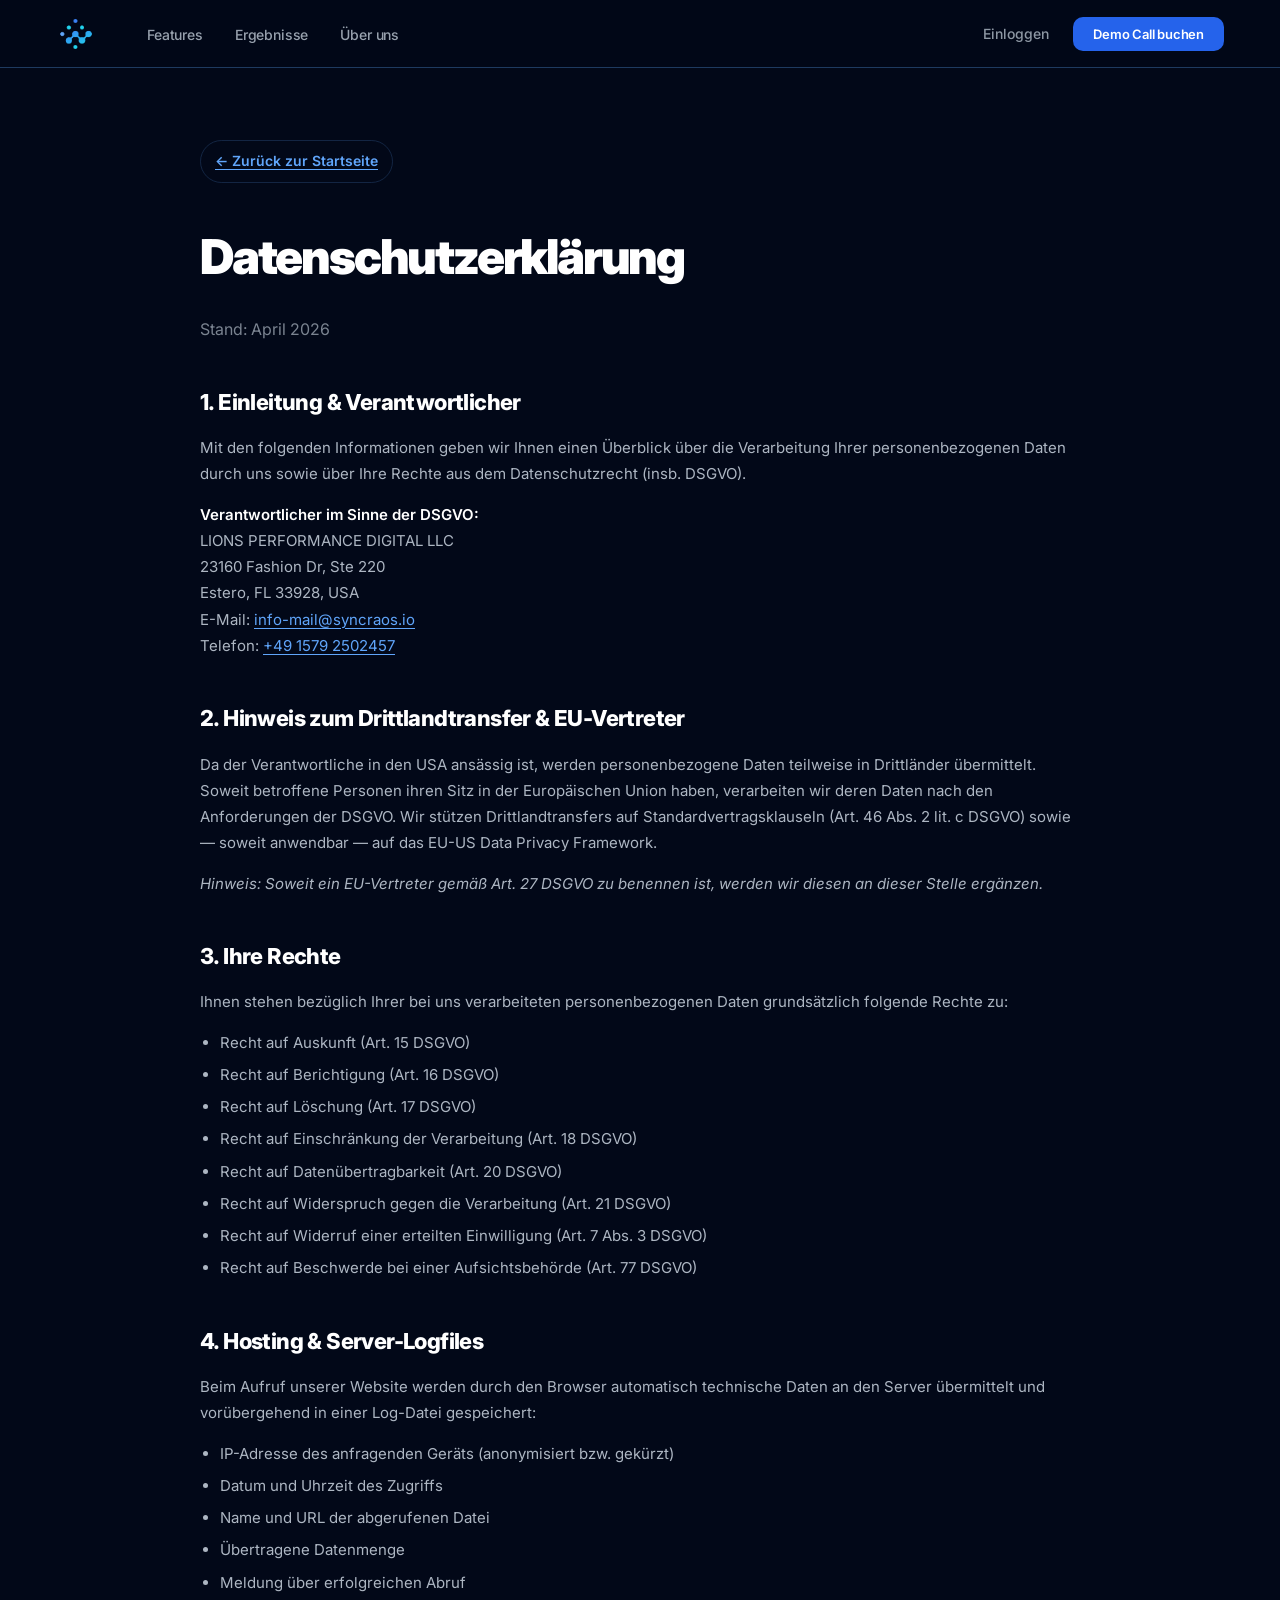
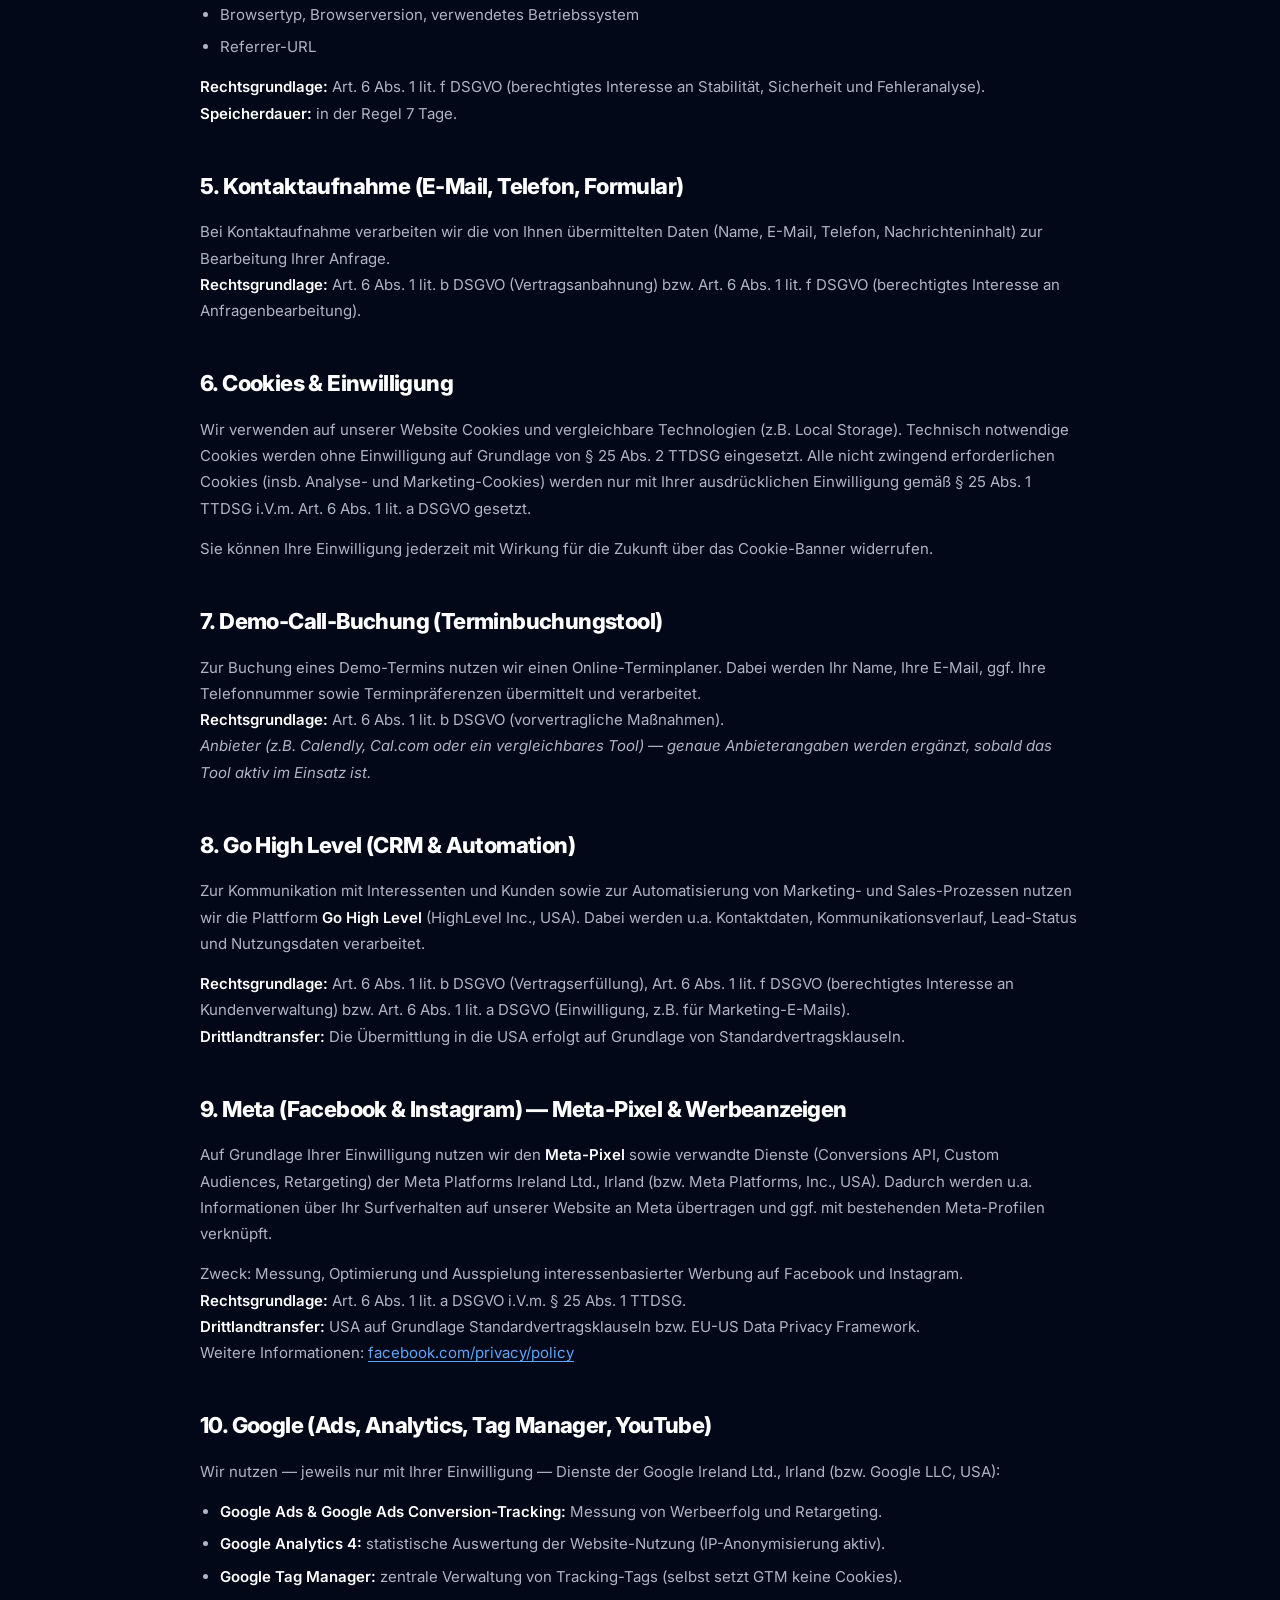
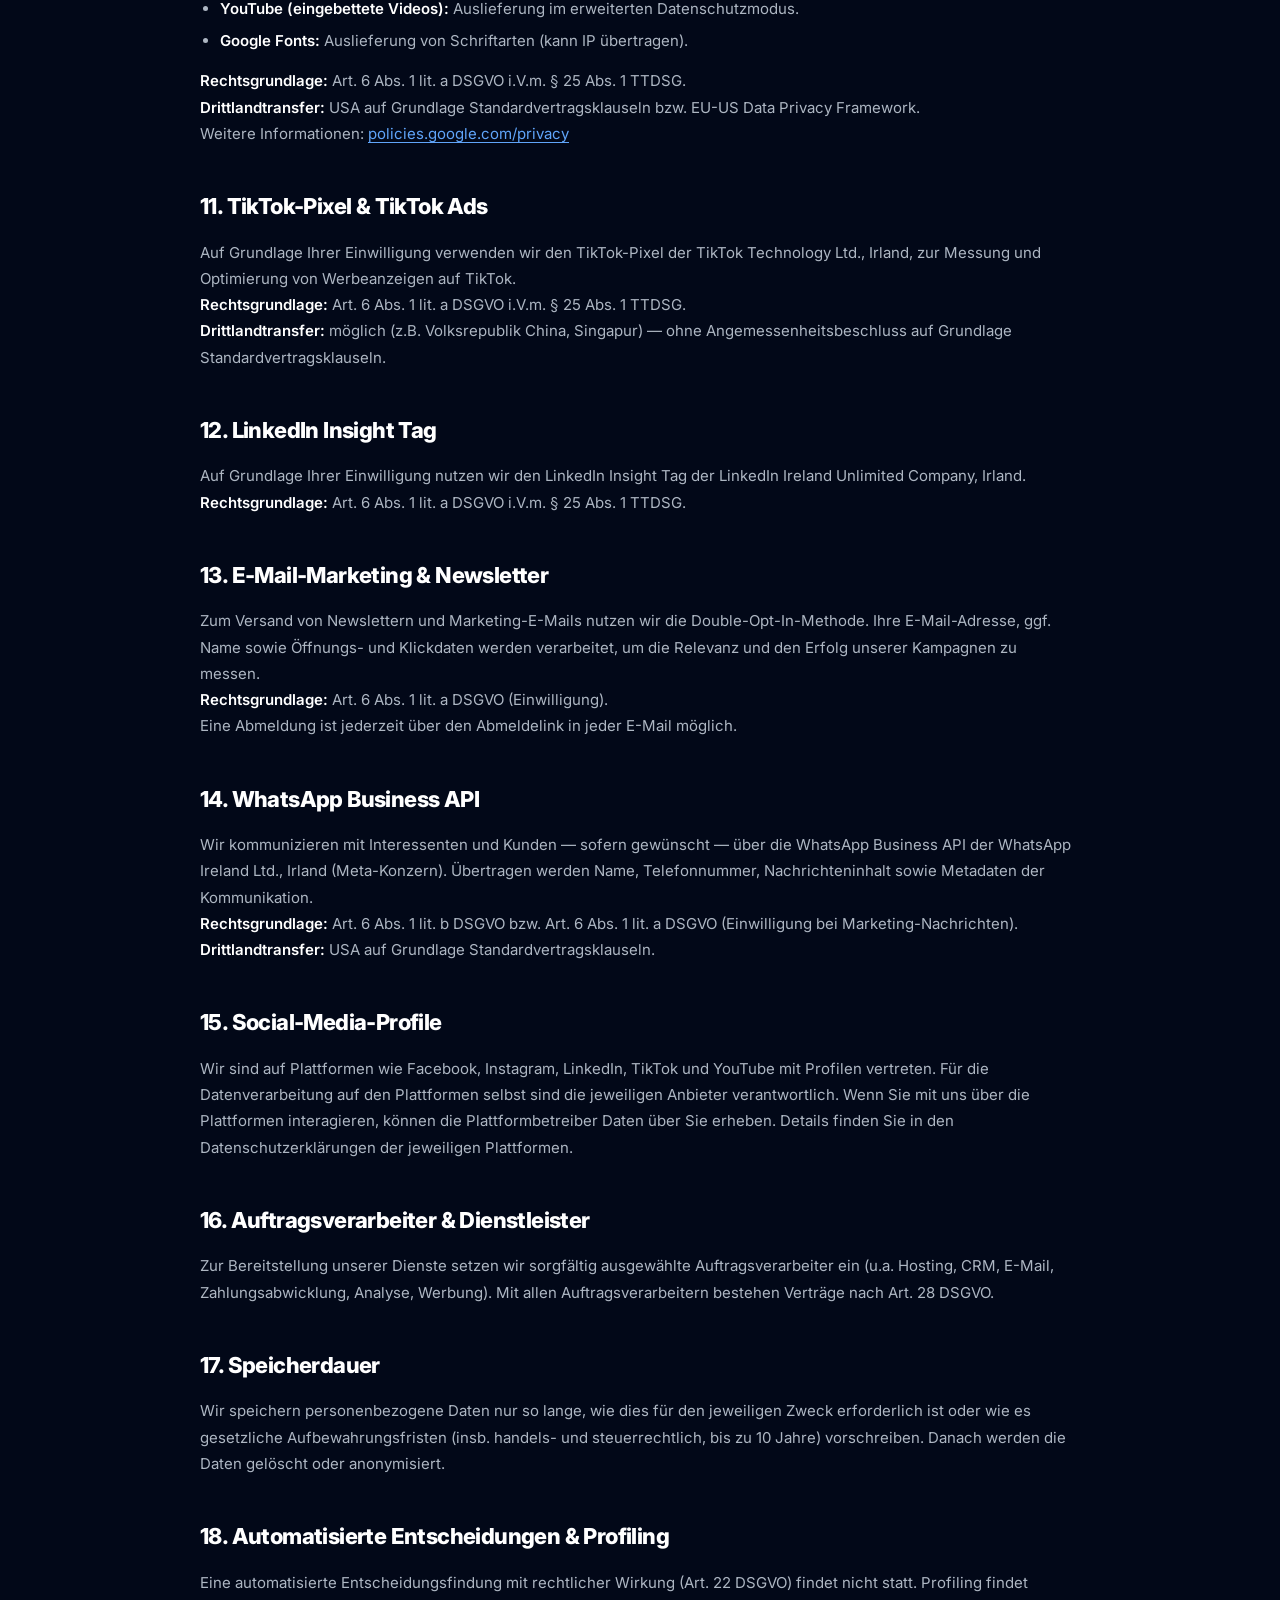
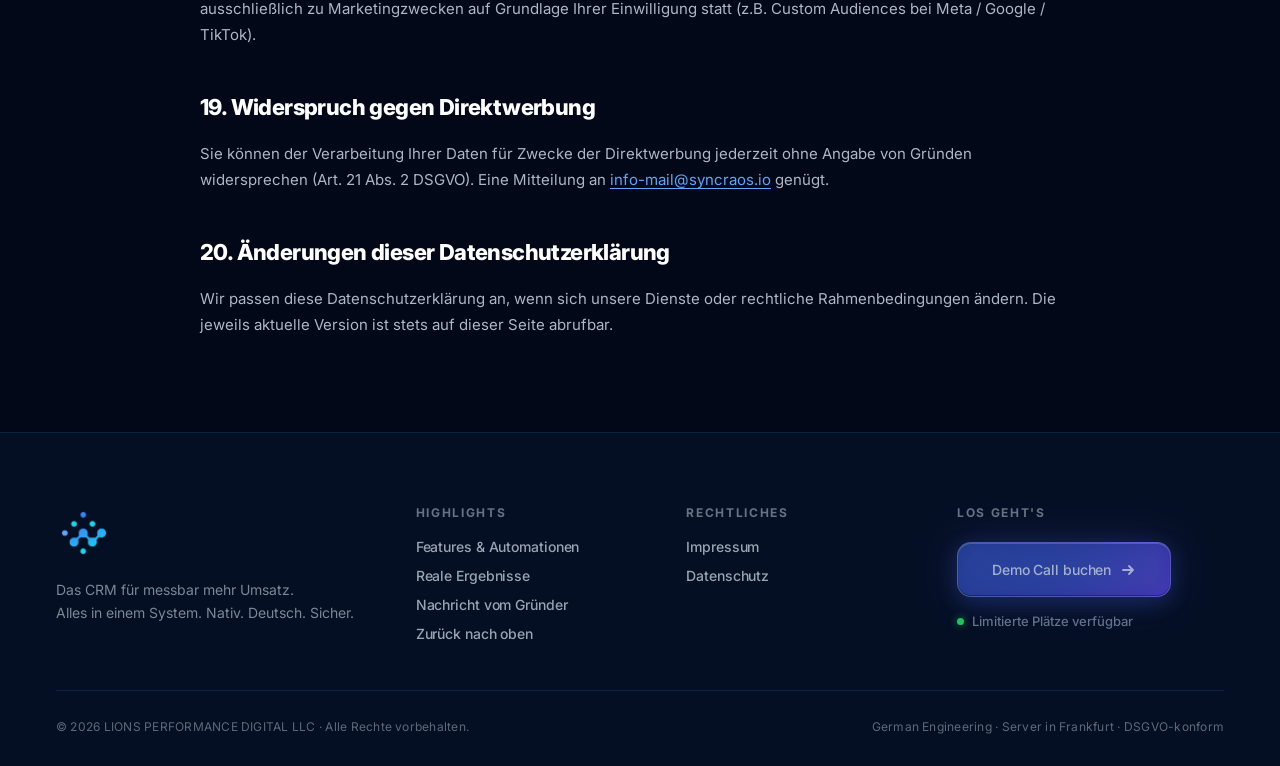
<file: datenschutz.html>
<!DOCTYPE html>
<html lang="de">
<head>
  <meta charset="UTF-8">
  <meta name="viewport" content="width=device-width, initial-scale=1.0">
  <title>Datenschutzerklärung — SyncraOS.io</title>
  <meta name="description" content="Datenschutzerklärung für SyncraOS.io.">
  <meta name="robots" content="noindex, follow">
  <link rel="icon" type="image/png" href="logo.png">
  <link rel="apple-touch-icon" href="logo.png">
  <link rel="stylesheet" href="styles.css">
  <link href="https://fonts.googleapis.com/css2?family=Inter:wght@300;400;500;600;700;800;900&family=Caveat:wght@500;600;700&display=swap" rel="stylesheet">
</head>
<body>

  <!-- ═══ HEADER ═══ -->
  <header class="header scrolled" id="header">
    <nav class="nav">
      <div class="nav-logo-slot">
        <a href="index.html"><img src="logo.png" alt="SyncraOS.io" class="nav-logo-img"></a>
      </div>
      <ul class="nav-links">
        <li><a href="index.html#features">Features</a></li>
        <li><a href="index.html#case">Ergebnisse</a></li>
        <li><a href="index.html#founder">Über uns</a></li>
      </ul>
      <div class="nav-actions">
        <a href="https://app.syncraos.io/?logout=true" class="nav-login">Einloggen</a>
        <a href="https://anfrage.syncraos.io" class="btn-nav-cta">Demo Call buchen</a>
      </div>
    </nav>
  </header>

  <!-- ═══ CONTENT ═══ -->
  <main class="legal">
    <div class="legal-inner">

      <a href="index.html" class="legal-back">← Zurück zur Startseite</a>

      <h1>Datenschutzerklärung</h1>
      <p class="legal-lead">Stand: April 2026</p>

      <h2>1. Einleitung &amp; Verantwortlicher</h2>
      <p>
        Mit den folgenden Informationen geben wir Ihnen einen Überblick über die Verarbeitung Ihrer personenbezogenen Daten durch uns sowie über Ihre Rechte aus dem Datenschutzrecht (insb. DSGVO).
      </p>
      <p>
        <strong>Verantwortlicher im Sinne der DSGVO:</strong><br>
        LIONS PERFORMANCE DIGITAL LLC<br>
        23160 Fashion Dr, Ste 220<br>
        Estero, FL 33928, USA<br>
        E-Mail: <a href="mailto:info-mail@syncraos.io">info-mail@syncraos.io</a><br>
        Telefon: <a href="tel:+4915792502457">+49 1579 2502457</a>
      </p>

      <h2>2. Hinweis zum Drittlandtransfer &amp; EU-Vertreter</h2>
      <p>
        Da der Verantwortliche in den USA ansässig ist, werden personenbezogene Daten teilweise in Drittländer übermittelt. Soweit betroffene Personen ihren Sitz in der Europäischen Union haben, verarbeiten wir deren Daten nach den Anforderungen der DSGVO. Wir stützen Drittlandtransfers auf Standardvertragsklauseln (Art. 46 Abs. 2 lit. c DSGVO) sowie — soweit anwendbar — auf das EU-US Data Privacy Framework.
      </p>
      <p>
        <em>Hinweis: Soweit ein EU-Vertreter gemäß Art. 27 DSGVO zu benennen ist, werden wir diesen an dieser Stelle ergänzen.</em>
      </p>

      <h2>3. Ihre Rechte</h2>
      <p>Ihnen stehen bezüglich Ihrer bei uns verarbeiteten personenbezogenen Daten grundsätzlich folgende Rechte zu:</p>
      <ul>
        <li>Recht auf Auskunft (Art. 15 DSGVO)</li>
        <li>Recht auf Berichtigung (Art. 16 DSGVO)</li>
        <li>Recht auf Löschung (Art. 17 DSGVO)</li>
        <li>Recht auf Einschränkung der Verarbeitung (Art. 18 DSGVO)</li>
        <li>Recht auf Datenübertragbarkeit (Art. 20 DSGVO)</li>
        <li>Recht auf Widerspruch gegen die Verarbeitung (Art. 21 DSGVO)</li>
        <li>Recht auf Widerruf einer erteilten Einwilligung (Art. 7 Abs. 3 DSGVO)</li>
        <li>Recht auf Beschwerde bei einer Aufsichtsbehörde (Art. 77 DSGVO)</li>
      </ul>

      <h2>4. Hosting &amp; Server-Logfiles</h2>
      <p>
        Beim Aufruf unserer Website werden durch den Browser automatisch technische Daten an den Server übermittelt und vorübergehend in einer Log-Datei gespeichert:
      </p>
      <ul>
        <li>IP-Adresse des anfragenden Geräts (anonymisiert bzw. gekürzt)</li>
        <li>Datum und Uhrzeit des Zugriffs</li>
        <li>Name und URL der abgerufenen Datei</li>
        <li>Übertragene Datenmenge</li>
        <li>Meldung über erfolgreichen Abruf</li>
        <li>Browsertyp, Browserversion, verwendetes Betriebssystem</li>
        <li>Referrer-URL</li>
      </ul>
      <p>
        <strong>Rechtsgrundlage:</strong> Art. 6 Abs. 1 lit. f DSGVO (berechtigtes Interesse an Stabilität, Sicherheit und Fehleranalyse).<br>
        <strong>Speicherdauer:</strong> in der Regel 7 Tage.
      </p>

      <h2>5. Kontaktaufnahme (E-Mail, Telefon, Formular)</h2>
      <p>
        Bei Kontaktaufnahme verarbeiten wir die von Ihnen übermittelten Daten (Name, E-Mail, Telefon, Nachrichteninhalt) zur Bearbeitung Ihrer Anfrage.<br>
        <strong>Rechtsgrundlage:</strong> Art. 6 Abs. 1 lit. b DSGVO (Vertragsanbahnung) bzw. Art. 6 Abs. 1 lit. f DSGVO (berechtigtes Interesse an Anfragenbearbeitung).
      </p>

      <h2>6. Cookies &amp; Einwilligung</h2>
      <p>
        Wir verwenden auf unserer Website Cookies und vergleichbare Technologien (z.B. Local Storage). Technisch notwendige Cookies werden ohne Einwilligung auf Grundlage von § 25 Abs. 2 TTDSG eingesetzt. Alle nicht zwingend erforderlichen Cookies (insb. Analyse- und Marketing-Cookies) werden nur mit Ihrer ausdrücklichen Einwilligung gemäß § 25 Abs. 1 TTDSG i.V.m. Art. 6 Abs. 1 lit. a DSGVO gesetzt.
      </p>
      <p>Sie können Ihre Einwilligung jederzeit mit Wirkung für die Zukunft über das Cookie-Banner widerrufen.</p>

      <h2>7. Demo-Call-Buchung (Terminbuchungstool)</h2>
      <p>
        Zur Buchung eines Demo-Termins nutzen wir einen Online-Terminplaner. Dabei werden Ihr Name, Ihre E-Mail, ggf. Ihre Telefonnummer sowie Terminpräferenzen übermittelt und verarbeitet.<br>
        <strong>Rechtsgrundlage:</strong> Art. 6 Abs. 1 lit. b DSGVO (vorvertragliche Maßnahmen).<br>
        <em>Anbieter (z.B. Calendly, Cal.com oder ein vergleichbares Tool) — genaue Anbieterangaben werden ergänzt, sobald das Tool aktiv im Einsatz ist.</em>
      </p>

      <h2>8. Go High Level (CRM &amp; Automation)</h2>
      <p>
        Zur Kommunikation mit Interessenten und Kunden sowie zur Automatisierung von Marketing- und Sales-Prozessen nutzen wir die Plattform <strong>Go High Level</strong> (HighLevel Inc., USA). Dabei werden u.a. Kontaktdaten, Kommunikationsverlauf, Lead-Status und Nutzungsdaten verarbeitet.
      </p>
      <p>
        <strong>Rechtsgrundlage:</strong> Art. 6 Abs. 1 lit. b DSGVO (Vertragserfüllung), Art. 6 Abs. 1 lit. f DSGVO (berechtigtes Interesse an Kundenverwaltung) bzw. Art. 6 Abs. 1 lit. a DSGVO (Einwilligung, z.B. für Marketing-E-Mails).<br>
        <strong>Drittlandtransfer:</strong> Die Übermittlung in die USA erfolgt auf Grundlage von Standardvertragsklauseln.
      </p>

      <h2>9. Meta (Facebook &amp; Instagram) — Meta-Pixel &amp; Werbeanzeigen</h2>
      <p>
        Auf Grundlage Ihrer Einwilligung nutzen wir den <strong>Meta-Pixel</strong> sowie verwandte Dienste (Conversions API, Custom Audiences, Retargeting) der Meta Platforms Ireland Ltd., Irland (bzw. Meta Platforms, Inc., USA). Dadurch werden u.a. Informationen über Ihr Surfverhalten auf unserer Website an Meta übertragen und ggf. mit bestehenden Meta-Profilen verknüpft.
      </p>
      <p>
        Zweck: Messung, Optimierung und Ausspielung interessenbasierter Werbung auf Facebook und Instagram.<br>
        <strong>Rechtsgrundlage:</strong> Art. 6 Abs. 1 lit. a DSGVO i.V.m. § 25 Abs. 1 TTDSG.<br>
        <strong>Drittlandtransfer:</strong> USA auf Grundlage Standardvertragsklauseln bzw. EU-US Data Privacy Framework.<br>
        Weitere Informationen: <a href="https://www.facebook.com/privacy/policy" target="_blank" rel="noopener">facebook.com/privacy/policy</a>
      </p>

      <h2>10. Google (Ads, Analytics, Tag Manager, YouTube)</h2>
      <p>
        Wir nutzen — jeweils nur mit Ihrer Einwilligung — Dienste der Google Ireland Ltd., Irland (bzw. Google LLC, USA):
      </p>
      <ul>
        <li><strong>Google Ads &amp; Google Ads Conversion-Tracking:</strong> Messung von Werbeerfolg und Retargeting.</li>
        <li><strong>Google Analytics 4:</strong> statistische Auswertung der Website-Nutzung (IP-Anonymisierung aktiv).</li>
        <li><strong>Google Tag Manager:</strong> zentrale Verwaltung von Tracking-Tags (selbst setzt GTM keine Cookies).</li>
        <li><strong>YouTube (eingebettete Videos):</strong> Auslieferung im erweiterten Datenschutzmodus.</li>
        <li><strong>Google Fonts:</strong> Auslieferung von Schriftarten (kann IP übertragen).</li>
      </ul>
      <p>
        <strong>Rechtsgrundlage:</strong> Art. 6 Abs. 1 lit. a DSGVO i.V.m. § 25 Abs. 1 TTDSG.<br>
        <strong>Drittlandtransfer:</strong> USA auf Grundlage Standardvertragsklauseln bzw. EU-US Data Privacy Framework.<br>
        Weitere Informationen: <a href="https://policies.google.com/privacy" target="_blank" rel="noopener">policies.google.com/privacy</a>
      </p>

      <h2>11. TikTok-Pixel &amp; TikTok Ads</h2>
      <p>
        Auf Grundlage Ihrer Einwilligung verwenden wir den TikTok-Pixel der TikTok Technology Ltd., Irland, zur Messung und Optimierung von Werbeanzeigen auf TikTok.<br>
        <strong>Rechtsgrundlage:</strong> Art. 6 Abs. 1 lit. a DSGVO i.V.m. § 25 Abs. 1 TTDSG.<br>
        <strong>Drittlandtransfer:</strong> möglich (z.B. Volksrepublik China, Singapur) — ohne Angemessenheitsbeschluss auf Grundlage Standardvertragsklauseln.
      </p>

      <h2>12. LinkedIn Insight Tag</h2>
      <p>
        Auf Grundlage Ihrer Einwilligung nutzen wir den LinkedIn Insight Tag der LinkedIn Ireland Unlimited Company, Irland.<br>
        <strong>Rechtsgrundlage:</strong> Art. 6 Abs. 1 lit. a DSGVO i.V.m. § 25 Abs. 1 TTDSG.
      </p>

      <h2>13. E-Mail-Marketing &amp; Newsletter</h2>
      <p>
        Zum Versand von Newslettern und Marketing-E-Mails nutzen wir die Double-Opt-In-Methode. Ihre E-Mail-Adresse, ggf. Name sowie Öffnungs- und Klickdaten werden verarbeitet, um die Relevanz und den Erfolg unserer Kampagnen zu messen.<br>
        <strong>Rechtsgrundlage:</strong> Art. 6 Abs. 1 lit. a DSGVO (Einwilligung).<br>
        Eine Abmeldung ist jederzeit über den Abmeldelink in jeder E-Mail möglich.
      </p>

      <h2>14. WhatsApp Business API</h2>
      <p>
        Wir kommunizieren mit Interessenten und Kunden — sofern gewünscht — über die WhatsApp Business API der WhatsApp Ireland Ltd., Irland (Meta-Konzern). Übertragen werden Name, Telefonnummer, Nachrichteninhalt sowie Metadaten der Kommunikation.<br>
        <strong>Rechtsgrundlage:</strong> Art. 6 Abs. 1 lit. b DSGVO bzw. Art. 6 Abs. 1 lit. a DSGVO (Einwilligung bei Marketing-Nachrichten).<br>
        <strong>Drittlandtransfer:</strong> USA auf Grundlage Standardvertragsklauseln.
      </p>

      <h2>15. Social-Media-Profile</h2>
      <p>
        Wir sind auf Plattformen wie Facebook, Instagram, LinkedIn, TikTok und YouTube mit Profilen vertreten. Für die Datenverarbeitung auf den Plattformen selbst sind die jeweiligen Anbieter verantwortlich. Wenn Sie mit uns über die Plattformen interagieren, können die Plattformbetreiber Daten über Sie erheben. Details finden Sie in den Datenschutzerklärungen der jeweiligen Plattformen.
      </p>

      <h2>16. Auftragsverarbeiter &amp; Dienstleister</h2>
      <p>
        Zur Bereitstellung unserer Dienste setzen wir sorgfältig ausgewählte Auftragsverarbeiter ein (u.a. Hosting, CRM, E-Mail, Zahlungsabwicklung, Analyse, Werbung). Mit allen Auftragsverarbeitern bestehen Verträge nach Art. 28 DSGVO.
      </p>

      <h2>17. Speicherdauer</h2>
      <p>
        Wir speichern personenbezogene Daten nur so lange, wie dies für den jeweiligen Zweck erforderlich ist oder wie es gesetzliche Aufbewahrungsfristen (insb. handels- und steuerrechtlich, bis zu 10 Jahre) vorschreiben. Danach werden die Daten gelöscht oder anonymisiert.
      </p>

      <h2>18. Automatisierte Entscheidungen &amp; Profiling</h2>
      <p>
        Eine automatisierte Entscheidungsfindung mit rechtlicher Wirkung (Art. 22 DSGVO) findet nicht statt. Profiling findet ausschließlich zu Marketingzwecken auf Grundlage Ihrer Einwilligung statt (z.B. Custom Audiences bei Meta / Google / TikTok).
      </p>

      <h2>19. Widerspruch gegen Direktwerbung</h2>
      <p>
        Sie können der Verarbeitung Ihrer Daten für Zwecke der Direktwerbung jederzeit ohne Angabe von Gründen widersprechen (Art. 21 Abs. 2 DSGVO). Eine Mitteilung an <a href="mailto:info-mail@syncraos.io">info-mail@syncraos.io</a> genügt.
      </p>

      <h2>20. Änderungen dieser Datenschutzerklärung</h2>
      <p>
        Wir passen diese Datenschutzerklärung an, wenn sich unsere Dienste oder rechtliche Rahmenbedingungen ändern. Die jeweils aktuelle Version ist stets auf dieser Seite abrufbar.
      </p>

    </div>
  </main>

  <!-- ═══ FOOTER ═══ -->
  <footer class="footer">
    <div class="footer-inner">
      <div class="footer-top">
        <div class="footer-brand">
          <img src="logo.png" alt="SyncraOS.io" class="footer-logo">
          <p class="footer-tagline">Das CRM für messbar mehr Umsatz.<br>Alles in einem System. Nativ. Deutsch. Sicher.</p>
        </div>
        <div class="footer-col">
          <span class="footer-col-title">Highlights</span>
          <a href="index.html#features">Features &amp; Automationen</a>
          <a href="index.html#case">Reale Ergebnisse</a>
          <a href="index.html#founder">Nachricht vom Gründer</a>
          <a href="index.html#hero">Zurück nach oben</a>
        </div>
        <div class="footer-col">
          <span class="footer-col-title">Rechtliches</span>
          <a href="impressum.html">Impressum</a>
          <a href="datenschutz.html">Datenschutz</a>
        </div>
        <div class="footer-col footer-cta-col">
          <span class="footer-col-title">Los geht's</span>
          <a href="https://anfrage.syncraos.io" class="btn-cta footer-btn-cta">
            Demo Call buchen
            <svg class="btn-arrow" width="16" height="16" viewBox="0 0 16 16" fill="none" xmlns="http://www.w3.org/2000/svg">
              <path d="M3 8H13M13 8L9 4M13 8L9 12" stroke="currentColor" stroke-width="1.8" stroke-linecap="round" stroke-linejoin="round"/>
            </svg>
          </a>
          <span class="footer-hint">
            <span class="hint-dot"></span>
            Limitierte Plätze verfügbar
          </span>
        </div>
      </div>
      <div class="footer-bottom">
        <span>© 2026 LIONS PERFORMANCE DIGITAL LLC · Alle Rechte vorbehalten.</span>
        <span>German Engineering · Server in Frankfurt · DSGVO-konform</span>
      </div>
    </div>
  </footer>

</body>
</html>
</file>
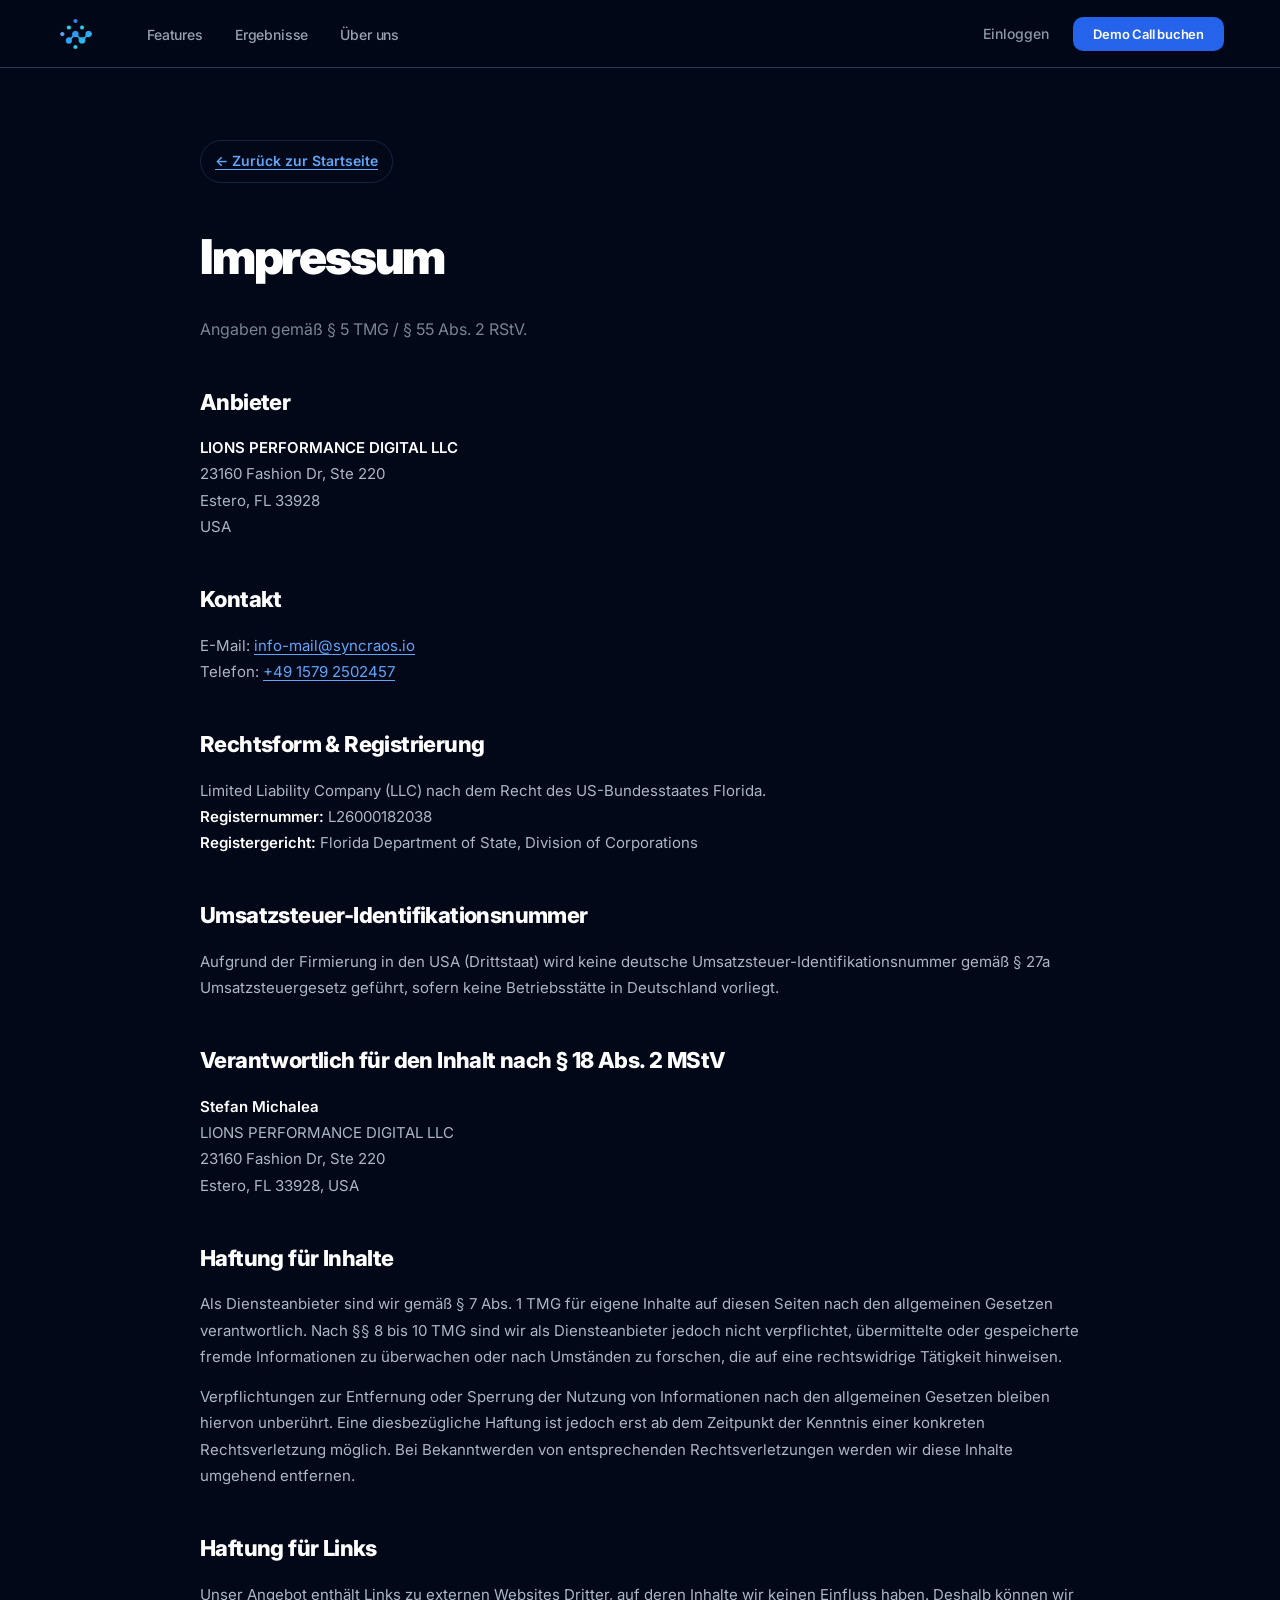
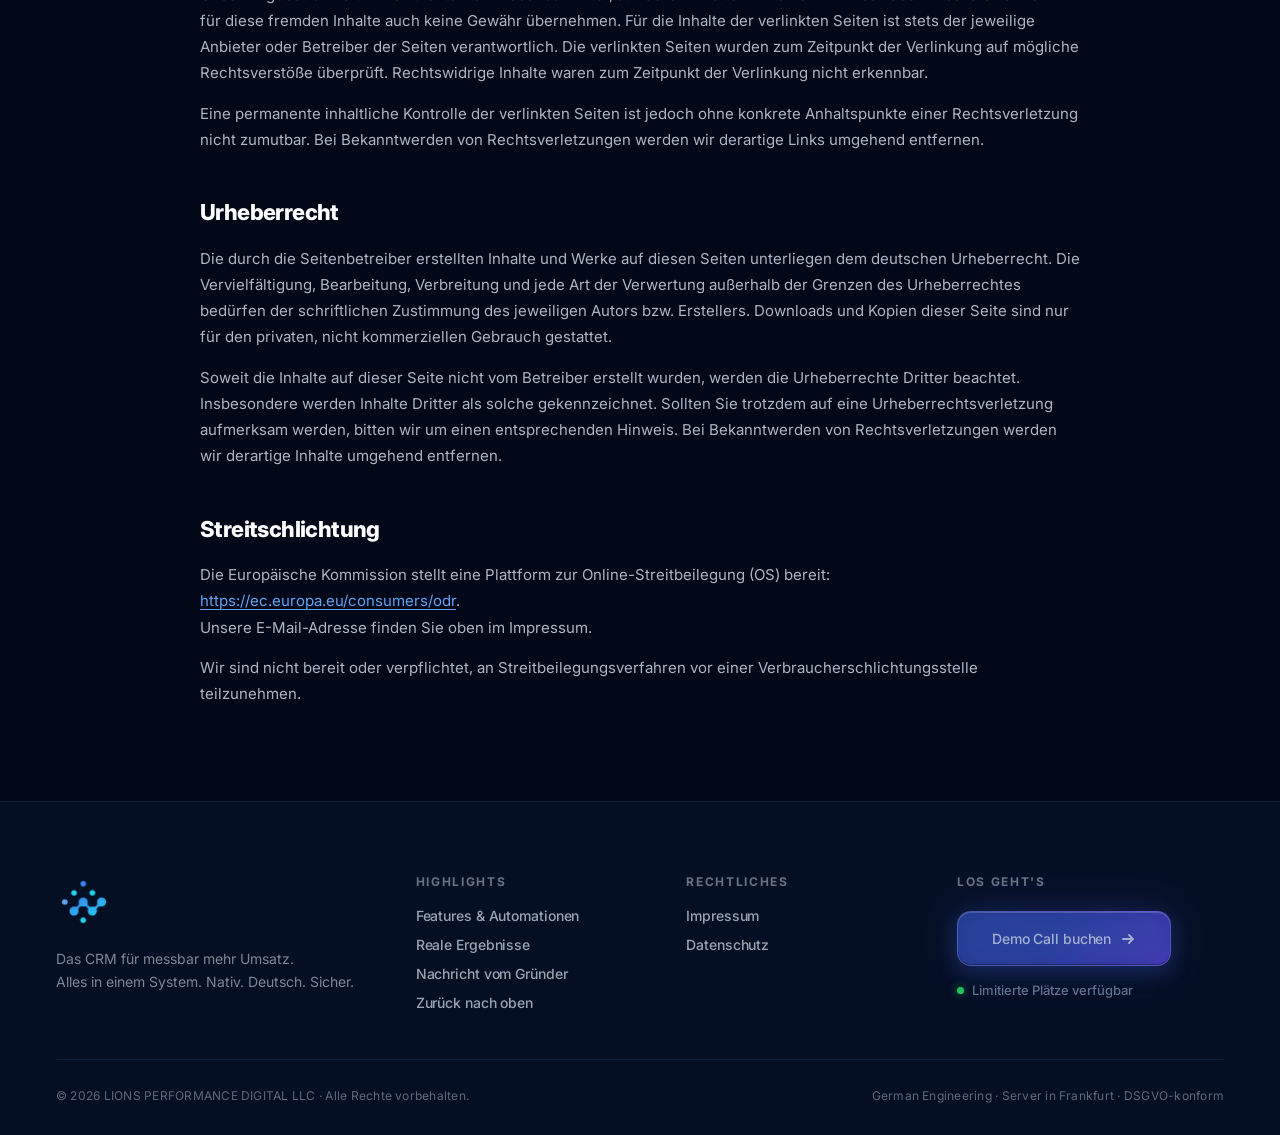
<file: impressum.html>
<!DOCTYPE html>
<html lang="de">
<head>
  <meta charset="UTF-8">
  <meta name="viewport" content="width=device-width, initial-scale=1.0">
  <title>Impressum — SyncraOS.io</title>
  <meta name="description" content="Impressum & Anbieterkennzeichnung für SyncraOS.io.">
  <meta name="robots" content="noindex, follow">
  <link rel="icon" type="image/png" href="logo.png">
  <link rel="apple-touch-icon" href="logo.png">
  <link rel="stylesheet" href="styles.css">
  <link href="https://fonts.googleapis.com/css2?family=Inter:wght@300;400;500;600;700;800;900&family=Caveat:wght@500;600;700&display=swap" rel="stylesheet">
</head>
<body>

  <!-- ═══ HEADER ═══ -->
  <header class="header scrolled" id="header">
    <nav class="nav">
      <div class="nav-logo-slot">
        <a href="index.html"><img src="logo.png" alt="SyncraOS.io" class="nav-logo-img"></a>
      </div>
      <ul class="nav-links">
        <li><a href="index.html#features">Features</a></li>
        <li><a href="index.html#case">Ergebnisse</a></li>
        <li><a href="index.html#founder">Über uns</a></li>
      </ul>
      <div class="nav-actions">
        <a href="https://app.syncraos.io/?logout=true" class="nav-login">Einloggen</a>
        <a href="https://anfrage.syncraos.io" class="btn-nav-cta">Demo Call buchen</a>
      </div>
    </nav>
  </header>

  <!-- ═══ CONTENT ═══ -->
  <main class="legal">
    <div class="legal-inner">

      <a href="index.html" class="legal-back">← Zurück zur Startseite</a>

      <h1>Impressum</h1>
      <p class="legal-lead">Angaben gemäß § 5 TMG / § 55 Abs. 2 RStV.</p>

      <h2>Anbieter</h2>
      <p>
        <strong>LIONS PERFORMANCE DIGITAL LLC</strong><br>
        23160 Fashion Dr, Ste 220<br>
        Estero, FL 33928<br>
        USA
      </p>

      <h2>Kontakt</h2>
      <p>
        E-Mail: <a href="mailto:info-mail@syncraos.io">info-mail@syncraos.io</a><br>
        Telefon: <a href="tel:+4915792502457">+49 1579 2502457</a>
      </p>

      <h2>Rechtsform &amp; Registrierung</h2>
      <p>
        Limited Liability Company (LLC) nach dem Recht des US-Bundesstaates Florida.<br>
        <strong>Registernummer:</strong> L26000182038<br>
        <strong>Registergericht:</strong> Florida Department of State, Division of Corporations
      </p>

      <h2>Umsatzsteuer-Identifikationsnummer</h2>
      <p>
        Aufgrund der Firmierung in den USA (Drittstaat) wird keine deutsche Umsatzsteuer-Identifikationsnummer gemäß § 27a Umsatzsteuergesetz geführt, sofern keine Betriebsstätte in Deutschland vorliegt.
      </p>

      <h2>Verantwortlich für den Inhalt nach § 18 Abs. 2 MStV</h2>
      <p>
        <strong>Stefan Michalea</strong><br>
        LIONS PERFORMANCE DIGITAL LLC<br>
        23160 Fashion Dr, Ste 220<br>
        Estero, FL 33928, USA
      </p>

      <h2>Haftung für Inhalte</h2>
      <p>
        Als Diensteanbieter sind wir gemäß § 7 Abs. 1 TMG für eigene Inhalte auf diesen Seiten nach den allgemeinen Gesetzen verantwortlich. Nach §§ 8 bis 10 TMG sind wir als Diensteanbieter jedoch nicht verpflichtet, übermittelte oder gespeicherte fremde Informationen zu überwachen oder nach Umständen zu forschen, die auf eine rechtswidrige Tätigkeit hinweisen.
      </p>
      <p>
        Verpflichtungen zur Entfernung oder Sperrung der Nutzung von Informationen nach den allgemeinen Gesetzen bleiben hiervon unberührt. Eine diesbezügliche Haftung ist jedoch erst ab dem Zeitpunkt der Kenntnis einer konkreten Rechtsverletzung möglich. Bei Bekanntwerden von entsprechenden Rechtsverletzungen werden wir diese Inhalte umgehend entfernen.
      </p>

      <h2>Haftung für Links</h2>
      <p>
        Unser Angebot enthält Links zu externen Websites Dritter, auf deren Inhalte wir keinen Einfluss haben. Deshalb können wir für diese fremden Inhalte auch keine Gewähr übernehmen. Für die Inhalte der verlinkten Seiten ist stets der jeweilige Anbieter oder Betreiber der Seiten verantwortlich. Die verlinkten Seiten wurden zum Zeitpunkt der Verlinkung auf mögliche Rechtsverstöße überprüft. Rechtswidrige Inhalte waren zum Zeitpunkt der Verlinkung nicht erkennbar.
      </p>
      <p>
        Eine permanente inhaltliche Kontrolle der verlinkten Seiten ist jedoch ohne konkrete Anhaltspunkte einer Rechtsverletzung nicht zumutbar. Bei Bekanntwerden von Rechtsverletzungen werden wir derartige Links umgehend entfernen.
      </p>

      <h2>Urheberrecht</h2>
      <p>
        Die durch die Seitenbetreiber erstellten Inhalte und Werke auf diesen Seiten unterliegen dem deutschen Urheberrecht. Die Vervielfältigung, Bearbeitung, Verbreitung und jede Art der Verwertung außerhalb der Grenzen des Urheberrechtes bedürfen der schriftlichen Zustimmung des jeweiligen Autors bzw. Erstellers. Downloads und Kopien dieser Seite sind nur für den privaten, nicht kommerziellen Gebrauch gestattet.
      </p>
      <p>
        Soweit die Inhalte auf dieser Seite nicht vom Betreiber erstellt wurden, werden die Urheberrechte Dritter beachtet. Insbesondere werden Inhalte Dritter als solche gekennzeichnet. Sollten Sie trotzdem auf eine Urheberrechtsverletzung aufmerksam werden, bitten wir um einen entsprechenden Hinweis. Bei Bekanntwerden von Rechtsverletzungen werden wir derartige Inhalte umgehend entfernen.
      </p>

      <h2>Streitschlichtung</h2>
      <p>
        Die Europäische Kommission stellt eine Plattform zur Online-Streitbeilegung (OS) bereit: <a href="https://ec.europa.eu/consumers/odr" target="_blank" rel="noopener">https://ec.europa.eu/consumers/odr</a>.<br>
        Unsere E-Mail-Adresse finden Sie oben im Impressum.
      </p>
      <p>
        Wir sind nicht bereit oder verpflichtet, an Streitbeilegungsverfahren vor einer Verbraucherschlichtungsstelle teilzunehmen.
      </p>

    </div>
  </main>

  <!-- ═══ FOOTER ═══ -->
  <footer class="footer">
    <div class="footer-inner">
      <div class="footer-top">
        <div class="footer-brand">
          <img src="logo.png" alt="SyncraOS.io" class="footer-logo">
          <p class="footer-tagline">Das CRM für messbar mehr Umsatz.<br>Alles in einem System. Nativ. Deutsch. Sicher.</p>
        </div>
        <div class="footer-col">
          <span class="footer-col-title">Highlights</span>
          <a href="index.html#features">Features &amp; Automationen</a>
          <a href="index.html#case">Reale Ergebnisse</a>
          <a href="index.html#founder">Nachricht vom Gründer</a>
          <a href="index.html#hero">Zurück nach oben</a>
        </div>
        <div class="footer-col">
          <span class="footer-col-title">Rechtliches</span>
          <a href="impressum.html">Impressum</a>
          <a href="datenschutz.html">Datenschutz</a>
        </div>
        <div class="footer-col footer-cta-col">
          <span class="footer-col-title">Los geht's</span>
          <a href="https://anfrage.syncraos.io" class="btn-cta footer-btn-cta">
            Demo Call buchen
            <svg class="btn-arrow" width="16" height="16" viewBox="0 0 16 16" fill="none" xmlns="http://www.w3.org/2000/svg">
              <path d="M3 8H13M13 8L9 4M13 8L9 12" stroke="currentColor" stroke-width="1.8" stroke-linecap="round" stroke-linejoin="round"/>
            </svg>
          </a>
          <span class="footer-hint">
            <span class="hint-dot"></span>
            Limitierte Plätze verfügbar
          </span>
        </div>
      </div>
      <div class="footer-bottom">
        <span>© 2026 LIONS PERFORMANCE DIGITAL LLC · Alle Rechte vorbehalten.</span>
        <span>German Engineering · Server in Frankfurt · DSGVO-konform</span>
      </div>
    </div>
  </footer>

</body>
</html>
</file>
<file: styles.css>
/* ══════════════════════════════════════════
   SyncraOS.io — Stylesheet
   Desktop only · Inter font
══════════════════════════════════════════ */

*, *::before, *::after { box-sizing: border-box; margin: 0; padding: 0; }

:root {
  --font-sans: 'Inter', sans-serif;

  --blue-primary:   #2563EB;
  --blue-bright:    #3B82F6;
  --blue-light:     #60A5FA;
  --blue-sky:       #93C5FD;
  --cyan-sync:      #06B6D4;
  --cyan-speed:     #22D3EE;
  --indigo-deep:    #4F46E5;
  --indigo-soft:    #818CF8;
  --bg-void:        #020818;
  --bg-deep:        #050F24;
  --bg-navy:        #0A1628;
  --bg-raised:      #0F2040;
  --white:          #FFFFFF;
  --slate-300:      #CBD5E1;
  --muted:          #64748B;
  --border-blue:    #1E3A5F;

  --radius-sm:   8px;
  --radius-md:   10px;
  --radius-lg:   14px;
  --radius-xl:   20px;

  --gradient-core:  linear-gradient(90deg, #2563EB, #22D3EE);
  --gradient-hero:  linear-gradient(90deg, #2563EB, #4F46E5, #22D3EE);
  --gradient-text:  linear-gradient(135deg, #60A5FA 0%, #3B82F6 35%, #06B6D4 65%, #22D3EE 100%);
}

html { scroll-behavior: smooth; }

body {
  font-family: var(--font-sans);
  background: var(--bg-void);
  color: var(--white);
  -webkit-font-smoothing: antialiased;
  overflow-x: hidden;
}

/* ══════════════════════════════════════════
   HEADER
══════════════════════════════════════════ */

.header {
  position: fixed;
  top: 0; left: 0; right: 0;
  z-index: 100;
  padding: 0 56px;
  height: 68px;
  display: flex;
  align-items: center;
  background: rgba(2, 8, 24, 0.65);
  backdrop-filter: blur(24px);
  -webkit-backdrop-filter: blur(24px);
  border-bottom: 1px solid rgba(30, 58, 95, 0.4);
  transition: background 0.3s, border-color 0.3s;
}

.header.scrolled {
  background: rgba(2, 8, 24, 0.94);
  border-bottom-color: var(--border-blue);
}

.nav {
  width: 100%;
  max-width: 1360px;
  margin: 0 auto;
  display: flex;
  align-items: center;
}

/* Logo slot */
.nav-logo-slot {
  flex-shrink: 0;
  display: flex;
  align-items: center;
  height: 40px;
}

.nav-logo-img {
  height: 40px;
  width: 40px;
  object-fit: contain;
  display: block;
}

/* Nav Links */
.nav-links {
  list-style: none;
  display: flex;
  align-items: center;
  gap: 2px;
  margin-left: 36px;
  flex: 1;
}

.nav-links a {
  color: rgba(203, 213, 225, 0.75);
  text-decoration: none;
  font-size: 14px;
  font-weight: 500;
  letter-spacing: -0.15px;
  padding: 7px 15px;
  border-radius: var(--radius-sm);
  transition: color 0.2s, background 0.2s;
}
.nav-links a:hover {
  color: var(--white);
  background: rgba(255, 255, 255, 0.05);
}

/* Nav Actions */
.nav-actions {
  display: flex;
  align-items: center;
  gap: 8px;
}

.nav-login {
  color: rgba(203, 213, 225, 0.7);
  text-decoration: none;
  font-size: 14px;
  font-weight: 500;
  padding: 8px 16px;
  border-radius: var(--radius-md);
  transition: color 0.2s;
}
.nav-login:hover { color: var(--white); }

.btn-nav-cta {
  background: var(--blue-primary);
  color: var(--white);
  text-decoration: none;
  font-size: 13px;
  font-weight: 600;
  letter-spacing: -0.2px;
  padding: 9px 20px;
  border-radius: var(--radius-md);
  white-space: nowrap;
  transition: background 0.2s, transform 0.15s, box-shadow 0.2s;
  box-shadow: 0 0 0 rgba(37,99,235,0);
}
.btn-nav-cta:hover {
  background: #1d4ed8;
  transform: translateY(-1px);
  box-shadow: 0 4px 20px rgba(37,99,235,0.35);
}

/* ══════════════════════════════════════════
   HERO — voller Bildschirm, dominant
══════════════════════════════════════════ */

.hero {
  position: relative;
  min-height: 100vh;
  padding-top: 68px;
  background: var(--bg-void);
  overflow: hidden;
  display: flex;
  flex-direction: column;
  align-items: center;
}

/* ── Ambient blobs — satter und größer ── */
.hero-blob {
  position: absolute;
  border-radius: 50%;
  pointer-events: none;
  filter: blur(140px);
}

.hero-blob-1 {
  width: 900px;
  height: 800px;
  top: -180px;
  left: -280px;
  background: radial-gradient(circle, #2563EB 0%, transparent 65%);
  opacity: 0.22;
}

.hero-blob-2 {
  width: 700px;
  height: 700px;
  top: 80px;
  right: -180px;
  background: radial-gradient(circle, #4F46E5 0%, transparent 65%);
  opacity: 0.16;
}

.hero-blob-3 {
  width: 500px;
  height: 400px;
  bottom: 0;
  left: 50%;
  transform: translateX(-50%);
  background: radial-gradient(circle, #06B6D4 0%, transparent 65%);
  opacity: 0.09;
}

/* ── Hero Text Content ── */
.hero-inner {
  position: relative;
  z-index: 2;
  width: 100%;
  max-width: 1080px;
  padding: 48px 48px 24px;
  text-align: center;
  display: flex;
  flex-direction: column;
  align-items: center;
  gap: 20px;
}

/* ── Pre-Headline ── */
.pre-headline-wrap {
  display: inline-flex;
}

.pre-headline {
  display: inline-flex;
  align-items: center;
  gap: 9px;
  font-size: 15px;
  font-weight: 600;
  letter-spacing: 0px;
  color: var(--blue-sky);
  padding: 9px 20px 9px 14px;
  border-radius: 999px;
  background: rgba(37, 99, 235, 0.07);
  border: 1px solid rgba(37, 99, 235, 0.10);
  animation: borderPulse 2.8s ease-in-out infinite;
}

.pre-text-short { display: none; }
.pre-text-long { display: inline; }

.pre-dot {
  width: 7px;
  height: 7px;
  border-radius: 50%;
  background: var(--blue-light);
  flex-shrink: 0;
  box-shadow: 0 0 7px rgba(96, 165, 250, 0.9);
  animation: dotPulse 2.8s ease-in-out infinite;
}

@keyframes borderPulse {
  0%   { border-color: rgba(37, 99, 235, 0.10); box-shadow: 0 0 0px rgba(37, 99, 235, 0); }
  50%  { border-color: rgba(37, 99, 235, 0.30); box-shadow: 0 0 22px rgba(37, 99, 235, 0.13); }
  100% { border-color: rgba(37, 99, 235, 0.10); box-shadow: 0 0 0px rgba(37, 99, 235, 0); }
}

@keyframes dotPulse {
  0%, 100% { opacity: 0.65; transform: scale(0.9); }
  50%       { opacity: 1;    transform: scale(1.2); }
}

/* ── Headline — Einblend-Animation ── */
.headline {
  font-size: 62px;
  font-weight: 900;
  letter-spacing: -3px;
  line-height: 1.05;
  color: var(--white);
  opacity: 0;
  animation: heroReveal 0.9s cubic-bezier(0.16, 1, 0.3, 1) 0.15s forwards;
}

@keyframes heroReveal {
  0%   { opacity: 0; transform: translateY(40px) scale(0.97); }
  60%  { opacity: 1; }
  100% { opacity: 1; transform: translateY(0) scale(1); }
}

/* Staggered reveal für restliche Hero-Elemente */
.pre-headline-wrap {
  opacity: 0;
  animation: heroReveal 0.8s cubic-bezier(0.16, 1, 0.3, 1) 0s forwards;
}

/* Counter — feste Breite, damit Headline beim Zählen nicht springt */
#counter {
  display: inline-block;
  min-width: 3.2ch; /* Platz für 3 Ziffern ("110") */
  /* letter-spacing der Headline (-3px) neutralisieren + etwas Luft rechts,
     sonst schneidet die background-clip-Box die letzte Ziffer ab. */
  letter-spacing: normal;
  padding-right: 0.06em;
  text-align: right;
  font-variant-numeric: tabular-nums;
  font-feature-settings: "tnum";
  /* Eigener Farbverlauf — sonst wäre die Zahl (inline-block) transparent
     und damit unsichtbar, weil der Gradient des Eltern-Spans nicht vererbt wird. */
  background: linear-gradient(
    115deg,
    #60A5FA  0%,
    #38BDF8 28%,
    #22D3EE 55%,
    #818CF8 100%
  );
  -webkit-background-clip: text;
  -webkit-text-fill-color: transparent;
  background-clip: text;
}

/* ── Gradient text — statisch, elektrisch ── */
.headline-gradient {
  background: linear-gradient(
    115deg,
    #60A5FA  0%,
    #38BDF8 28%,
    #22D3EE 55%,
    #818CF8 100%
  );
  -webkit-background-clip: text;
  -webkit-text-fill-color: transparent;
  background-clip: text;
}

/* ── Subheadline ── */
.subheadline {
  font-size: 17px;
  font-weight: 400;
  line-height: 1.72;
  letter-spacing: -0.15px;
  color: rgba(203, 213, 225, 0.78);
  max-width: 800px;
  opacity: 0;
  animation: heroReveal 0.8s cubic-bezier(0.16, 1, 0.3, 1) 0.3s forwards;
}

/* ── CTA Row ── */
.cta-row {
  display: flex;
  align-items: center;
  gap: 22px;
  margin-top: 6px;
  opacity: 0;
  animation: heroReveal 0.8s cubic-bezier(0.16, 1, 0.3, 1) 0.45s forwards;
}

.btn-cta {
  position: relative;
  display: inline-flex;
  align-items: center;
  gap: 9px;
  background: linear-gradient(135deg, #1E3A8A 0%, #3730A3 45%, #4338CA 55%, #1E3A8A 100%);
  background-size: 200% 200%;
  color: var(--white);
  text-decoration: none;
  font-size: 15px;
  font-weight: 600;
  letter-spacing: -0.2px;
  padding: 15px 28px;
  border-radius: var(--radius-lg);
  border: 1px solid rgba(199, 210, 254, 0.22);
  overflow: hidden;
  isolation: isolate;
  box-shadow:
    0 1px 0 rgba(255,255,255,0.18) inset,
    0 -1px 0 rgba(0,0,0,0.4) inset,
    0 6px 20px rgba(30, 58, 138, 0.45),
    0 0 40px rgba(99, 102, 241, 0.22);
  transition: transform 0.3s cubic-bezier(0.16, 1, 0.3, 1),
              box-shadow 0.3s ease,
              background-position 0.8s ease,
              border-color 0.3s ease;
  animation: btnGradientShift 9s ease-in-out infinite;
}

.btn-cta > * {
  position: relative;
  z-index: 2;
}

/* Shine Sweep — dezenter, edler */
.btn-cta::before {
  content: '';
  position: absolute;
  top: 0;
  left: -60%;
  width: 45%;
  height: 100%;
  background: linear-gradient(
    110deg,
    transparent 0%,
    rgba(255, 255, 255, 0.0) 30%,
    rgba(226, 232, 240, 0.22) 50%,
    rgba(255, 255, 255, 0.0) 70%,
    transparent 100%
  );
  transform: skewX(-22deg);
  z-index: 1;
  pointer-events: none;
  animation: btnShine 6s cubic-bezier(0.65, 0, 0.35, 1) infinite;
}

/* Outer refined glow */
.btn-cta::after {
  content: '';
  position: absolute;
  inset: -1px;
  border-radius: inherit;
  background: linear-gradient(135deg, rgba(99, 102, 241, 0.35), rgba(34, 211, 238, 0.18) 50%, rgba(129, 140, 248, 0.35));
  z-index: -1;
  opacity: 0.45;
  filter: blur(10px);
  animation: btnGlowPulse 5s ease-in-out infinite;
}

.btn-cta:hover {
  transform: translateY(-2px);
  background-position: 100% 100%;
  border-color: rgba(199, 210, 254, 0.4);
  box-shadow:
    0 1px 0 rgba(255,255,255,0.25) inset,
    0 -1px 0 rgba(0,0,0,0.4) inset,
    0 12px 32px rgba(30, 58, 138, 0.6),
    0 0 60px rgba(99, 102, 241, 0.4);
}
.btn-cta:active { transform: translateY(0); }

.btn-arrow { flex-shrink: 0; transition: transform 0.25s cubic-bezier(0.16, 1, 0.3, 1); }
.btn-cta:hover .btn-arrow { transform: translateX(5px); }

@keyframes btnShine {
  0%   { left: -60%; }
  55%  { left: 130%; }
  100% { left: 130%; }
}

@keyframes btnGradientShift {
  0%, 100% { background-position: 0% 50%; }
  50%       { background-position: 100% 50%; }
}

@keyframes btnGlowPulse {
  0%, 100% { opacity: 0.4; }
  50%       { opacity: 0.7; }
}

/* ── Desktop-only: größerer CTA ── */
@media (min-width: 961px) {
  .btn-cta { font-size: 17px; padding: 18px 34px; }
}

.cta-hint {
  display: flex;
  align-items: center;
  gap: 8px;
  font-size: 14px;
  font-weight: 500;
  color: var(--muted);
  letter-spacing: -0.1px;
}

.hint-dot {
  width: 7px;
  height: 7px;
  border-radius: 50%;
  background: #22C55E;
  box-shadow: 0 0 8px rgba(34, 197, 94, 0.7);
  animation: hintPulse 1.8s ease-in-out infinite;
  flex-shrink: 0;
}

@keyframes hintPulse {
  0%, 100% { box-shadow: 0 0 4px rgba(34, 197, 94, 0.5); }
  50%       { box-shadow: 0 0 14px rgba(34, 197, 94, 0.95); }
}

/* ══════════════════════════════════════════
   VSL VIDEO — Hero Sales-Letter-Player
══════════════════════════════════════════ */

.vsl-wrap {
  position: relative;
  z-index: 2;
  width: 100%;
  max-width: 980px;
  padding: 0 24px 56px;
  margin: 8px auto 0;
  opacity: 0;
  animation: heroReveal 0.9s cubic-bezier(0.16, 1, 0.3, 1) 0.6s forwards;
}

.vsl-frame {
  position: relative;
  width: 100%;
  aspect-ratio: 16 / 9;
  border-radius: 20px;
  overflow: hidden;
  background: #05060B;
  border: 1px solid rgba(148, 163, 184, 0.14);
  box-shadow:
    0 1px 0 rgba(255, 255, 255, 0.06) inset,
    0 30px 80px rgba(8, 12, 28, 0.55),
    0 0 0 1px rgba(37, 99, 235, 0.10),
    0 0 90px rgba(37, 99, 235, 0.18);
  isolation: isolate;
  cursor: pointer;
  transform-origin: center center;
  transition: transform 0.4s cubic-bezier(0.16, 1, 0.3, 1),
              box-shadow 0.4s ease,
              border-color 0.4s ease;
  will-change: transform;
}

/* Beide Trigger: Wrap (für die Hover-Zone inkl. Tag) UND Frame direkt */
.vsl-wrap:hover .vsl-frame,
.vsl-frame:hover {
  transform: scale(1.05);
  border-color: rgba(96, 165, 250, 0.45);
  box-shadow:
    0 1px 0 rgba(255, 255, 255, 0.12) inset,
    0 50px 120px rgba(8, 12, 28, 0.7),
    0 0 0 1px rgba(37, 99, 235, 0.25),
    0 0 160px rgba(37, 99, 235, 0.4);
}

/* Sales-Tag — schwebt oberhalb, erscheint auf Hover */
.vsl-hover-tag {
  position: absolute;
  top: -22px;
  left: 50%;
  transform: translate(-50%, 10px);
  display: inline-flex;
  align-items: center;
  gap: 8px;
  padding: 9px 18px 9px 14px;
  border-radius: 999px;
  background: linear-gradient(135deg, rgba(15, 23, 42, 0.95) 0%, rgba(15, 32, 64, 0.95) 100%);
  border: 1px solid rgba(96, 165, 250, 0.4);
  box-shadow:
    0 10px 30px rgba(8, 12, 28, 0.55),
    0 0 40px rgba(34, 211, 238, 0.25);
  backdrop-filter: blur(10px);
  -webkit-backdrop-filter: blur(10px);
  font-size: 13px;
  font-weight: 500;
  letter-spacing: -0.1px;
  color: rgba(226, 232, 240, 0.9);
  white-space: nowrap;
  opacity: 0;
  pointer-events: none;
  z-index: 5;
  transition: opacity 0.45s cubic-bezier(0.16, 1, 0.3, 1),
              transform 0.45s cubic-bezier(0.16, 1, 0.3, 1);
}

.vsl-hover-tag strong {
  font-weight: 700;
  color: var(--white);
}

.vsl-hover-bolt {
  color: #FBBF24;
  filter: drop-shadow(0 0 6px rgba(251, 191, 36, 0.5));
  flex-shrink: 0;
}

.vsl-wrap:hover .vsl-hover-tag {
  opacity: 1;
  transform: translate(-50%, 0);
}

/* Touch-Geräte (kein Hover) → Tag dauerhaft sichtbar */
@media (hover: none) {
  .vsl-hover-tag {
    opacity: 1;
    transform: translate(-50%, 0);
  }
}

/* Enge Screens — Tag darf umbrechen statt zu überlaufen */
@media (max-width: 640px) {
  .vsl-hover-tag {
    white-space: nowrap;
    text-align: center;
    line-height: 1.3;
    max-width: calc(100% - 16px);
    font-size: 10px;
    padding: 5px 11px 5px 9px;
    gap: 6px;
    top: -14px;
  }
  .vsl-hover-bolt { width: 11px; height: 11px; }
}

@media (max-width: 360px) {
  .vsl-hover-tag {
    font-size: 9px;
    padding: 4px 9px 4px 8px;
    top: -12px;
  }
}

.vsl-frame::after {
  content: '';
  position: absolute;
  inset: -1px;
  border-radius: inherit;
  background: linear-gradient(135deg,
    rgba(96, 165, 250, 0.45),
    rgba(34, 211, 238, 0.18) 50%,
    rgba(129, 140, 248, 0.40));
  z-index: -1;
  opacity: 0.5;
  filter: blur(22px);
}

.vsl-video {
  width: 100%;
  height: 100%;
  display: block;
  object-fit: cover;
  background: #05060B;
}

/* Center play overlay */
.vsl-play {
  position: absolute;
  inset: 0;
  margin: auto;
  width: 92px;
  height: 92px;
  border-radius: 50%;
  border: 0;
  background: rgba(15, 23, 42, 0.55);
  backdrop-filter: blur(8px);
  -webkit-backdrop-filter: blur(8px);
  color: #fff;
  display: flex;
  align-items: center;
  justify-content: center;
  cursor: pointer;
  transition: transform 0.25s cubic-bezier(0.16, 1, 0.3, 1),
              background 0.25s ease,
              opacity 0.35s ease;
  z-index: 3;
}

.vsl-play:hover {
  transform: scale(1.06);
  background: rgba(37, 99, 235, 0.7);
}

.vsl-play-icon {
  position: relative;
  z-index: 2;
  transform: translateX(2px);
}

.vsl-play-ring {
  position: absolute;
  inset: -6px;
  border-radius: 50%;
  border: 2px solid rgba(96, 165, 250, 0.55);
  animation: vslPulse 2.2s ease-out infinite;
}

@keyframes vslPulse {
  0%   { transform: scale(0.95); opacity: 0.8; }
  70%  { transform: scale(1.25); opacity: 0; }
  100% { transform: scale(1.25); opacity: 0; }
}

.vsl-frame.is-playing .vsl-play {
  opacity: 0;
  pointer-events: none;
}

/* Thumbnail sitzt formatfüllend; iframe übernimmt im Play-Zustand */
.vsl-thumb { object-fit: cover; }

/* Läuft das Video, kein Hover-Zoom mehr + Standard-Cursor */
.vsl-frame.is-playing { cursor: default; }
.vsl-wrap:hover .vsl-frame.is-playing,
.vsl-frame.is-playing:hover {
  transform: none;
}
/* iframe leicht überdimensionieren + vertikal schieben, damit die YouTube-
   Titelleiste (oben) und das YouTube-Logo/Controls (unten) außerhalb des
   Rahmens liegen und vom overflow:hidden abgeschnitten werden.
   Das eigentliche 16:9-Video bleibt vollständig sichtbar. */
.vsl-frame.is-playing iframe.vsl-video {
  position: absolute;
  left: 0;
  top: -30%;
  width: 100%;
  height: 160%;
  border: 0;
}

/* Placeholder state — no video yet */
.vsl-placeholder {
  position: absolute;
  inset: 0;
  display: flex;
  align-items: center;
  justify-content: center;
  background:
    radial-gradient(circle at 50% 50%, rgba(37, 99, 235, 0.18), transparent 70%),
    linear-gradient(135deg, #0B1224 0%, #05060B 100%);
}

.vsl-placeholder-label {
  font-size: 14px;
  font-weight: 500;
  letter-spacing: 0.4px;
  text-transform: uppercase;
  color: rgba(203, 213, 225, 0.55);
  padding: 10px 20px;
  border: 1px solid rgba(148, 163, 184, 0.18);
  border-radius: 999px;
  background: rgba(15, 23, 42, 0.5);
  backdrop-filter: blur(8px);
  -webkit-backdrop-filter: blur(8px);
}

/* ══════════════════════════════════════════
   FEATURES SECTION
══════════════════════════════════════════ */

.features {
  background: var(--bg-void);
  padding: 100px 56px;
}

.features-inner {
  max-width: 1280px;
  margin: 0 auto;
  display: flex;
  flex-direction: column;
  gap: 48px;
}

.features-head {
  text-align: center;
  display: flex;
  flex-direction: column;
  gap: 16px;
}

.features-label {
  font-size: 13px;
  font-weight: 600;
  letter-spacing: 0.08em;
  text-transform: uppercase;
  color: var(--cyan-sync);
}

.features-title {
  font-size: 48px;
  font-weight: 900;
  letter-spacing: -2.5px;
  line-height: 1.08;
  color: var(--white);
}

/* ── Tab Pills ── */
.feat-tabs {
  display: flex;
  flex-wrap: wrap;
  gap: 8px;
  justify-content: center;
}

.feat-tab {
  background: rgba(255,255,255,0.04);
  border: 1px solid rgba(30, 58, 95, 0.6);
  color: rgba(203, 213, 225, 0.65);
  font-family: var(--font-sans);
  font-size: 14px;
  font-weight: 500;
  padding: 10px 20px;
  border-radius: 999px;
  cursor: pointer;
  transition: all 0.2s;
  white-space: nowrap;
}

.feat-tab:hover {
  color: var(--white);
  border-color: rgba(37, 99, 235, 0.5);
  background: rgba(37, 99, 235, 0.08);
}

.feat-tab.active {
  background: var(--blue-primary);
  border-color: var(--blue-primary);
  color: var(--white);
  font-weight: 600;
  box-shadow: 0 0 20px rgba(37, 99, 235, 0.35);
}

/* ── Panels ── */
.feat-panels {
  position: relative;
}

.feat-panel {
  display: none;
  grid-template-columns: 1fr 1.4fr;
  gap: 64px;
  align-items: center;
}

.feat-panel.active {
  display: grid;
  animation: panelIn 0.4s cubic-bezier(0.16, 1, 0.3, 1) forwards;
}

@keyframes panelIn {
  from { opacity: 0; transform: translateY(16px); }
  to   { opacity: 1; transform: translateY(0); }
}

/* ── Feature Text ── */
.feat-text {
  display: flex;
  flex-direction: column;
  gap: 20px;
}

.feat-text h3 {
  font-size: 28px;
  font-weight: 800;
  letter-spacing: -1px;
  line-height: 1.2;
  color: var(--white);
}

.feat-text p {
  font-size: 16px;
  font-weight: 400;
  line-height: 1.7;
  color: rgba(203, 213, 225, 0.75);
}

.feat-list {
  list-style: none;
  display: flex;
  flex-direction: column;
  gap: 10px;
  margin-top: 4px;
}

.feat-list li {
  font-size: 14px;
  font-weight: 500;
  color: rgba(203, 213, 225, 0.8);
  padding-left: 20px;
  position: relative;
}

.feat-list li::before {
  content: '';
  position: absolute;
  left: 0;
  top: 7px;
  width: 6px;
  height: 6px;
  border-radius: 50%;
  background: var(--cyan-sync);
}

/* ── Video Area ── */
.feat-video-wrap {
  border-radius: var(--radius-xl);
  overflow: hidden;
  border: 1px solid rgba(30, 58, 95, 0.6);
  box-shadow: 0 0 60px rgba(37, 99, 235, 0.08);
  background: var(--bg-navy);
  aspect-ratio: 16/10;
}

.feat-video-wrap video {
  width: 100%;
  height: 100%;
  object-fit: cover;
  display: block;
}

.feat-video-placeholder {
  width: 100%;
  height: 100%;
  display: flex;
  flex-direction: column;
  align-items: center;
  justify-content: center;
  gap: 12px;
  color: rgba(203, 213, 225, 0.3);
  font-size: 14px;
  min-height: 320px;
}

.feat-video-icon {
  font-size: 36px;
  opacity: 0.3;
}

/* ── Hidden until ready ── */
.hidden-until-ready {
  display: none !important;
}

/* ── Secondary CTA ── */
.btn-cta-secondary {
  display: inline-flex;
  align-items: center;
  gap: 9px;
  background: rgba(255,255,255,0.04);
  color: var(--white);
  text-decoration: none;
  font-size: 15px;
  font-weight: 600;
  letter-spacing: -0.2px;
  padding: 15px 24px;
  border-radius: var(--radius-lg);
  border: 1px solid rgba(255,255,255,0.12);
  transition: background 0.18s, transform 0.18s, border-color 0.18s;
}
.btn-cta-secondary:hover {
  background: rgba(255,255,255,0.08);
  border-color: rgba(255,255,255,0.25);
  transform: translateY(-2px);
}

/* ══════════════════════════════════════════
   MORE FEATURES — Fliegende Badges
══════════════════════════════════════════ */

.more-feats {
  margin-top: 80px;
  display: flex;
  flex-direction: column;
  align-items: center;
  gap: 40px;
}

.more-feats-title {
  font-size: 48px;
  font-weight: 900;
  letter-spacing: -2.5px;
  line-height: 1.08;
  color: var(--white);
  text-align: center;
  max-width: 900px;
}

.more-feats-grid {
  display: flex;
  flex-wrap: wrap;
  gap: 12px;
  justify-content: center;
  max-width: 1100px;
}

.more-feat-card {
  background: rgba(255,255,255,0.03);
  border: 1px solid rgba(30, 58, 95, 0.6);
  color: rgba(203, 213, 225, 0.85);
  font-size: 14px;
  font-weight: 500;
  padding: 12px 20px;
  border-radius: 999px;
  opacity: 0;
  transform: translateY(20px);
  transition: transform 0.25s, border-color 0.25s, background 0.25s;
  will-change: transform, opacity;
}

.more-feat-card:hover {
  border-color: rgba(37, 99, 235, 0.5);
  background: rgba(37, 99, 235, 0.08);
  color: var(--white);
  transform: translateY(-2px);
}

.more-feat-card.fly-in {
  animation: flyIn 0.6s cubic-bezier(0.16, 1, 0.3, 1) forwards;
}

@keyframes flyIn {
  from { opacity: 0; transform: translateY(30px) scale(0.9); }
  to   { opacity: 1; transform: translateY(0) scale(1); }
}

/* ── Features CTA ── */
.features-cta {
  margin-top: 32px;
  display: flex;
  gap: 16px;
  justify-content: center;
  flex-wrap: wrap;
}

/* ══════════════════════════════════════════
   PRICING
══════════════════════════════════════════ */

.pricing {
  background: var(--bg-void);
  padding: 100px 56px 120px;
  position: relative;
  overflow: hidden;
}

.pricing::before {
  content: '';
  position: absolute;
  top: 10%;
  left: 50%;
  width: 900px;
  height: 600px;
  transform: translateX(-50%);
  background: radial-gradient(circle, rgba(37, 99, 235, 0.18) 0%, transparent 65%);
  filter: blur(120px);
  pointer-events: none;
}

.pricing-inner {
  position: relative;
  z-index: 1;
  max-width: 1280px;
  margin: 0 auto;
  display: flex;
  flex-direction: column;
  gap: 64px;
}

/* ── Emotional Hook ── */
.pricing-hook {
  text-align: center;
  display: flex;
  flex-direction: column;
  align-items: center;
  gap: 20px;
}

.pricing-label {
  display: inline-flex;
  align-items: center;
  gap: 9px;
  font-size: 13px;
  font-weight: 600;
  letter-spacing: 0.5px;
  text-transform: uppercase;
  color: var(--blue-sky);
  padding: 8px 18px 8px 14px;
  border-radius: 999px;
  background: rgba(37, 99, 235, 0.08);
  border: 1px solid rgba(37, 99, 235, 0.18);
}

.pricing-hook-title {
  font-size: 48px;
  font-weight: 900;
  letter-spacing: -2px;
  line-height: 1.1;
  color: var(--white);
  max-width: 900px;
}

.pricing-hook-sub {
  font-size: 17px;
  font-weight: 400;
  line-height: 1.7;
  color: rgba(203, 213, 225, 0.78);
  max-width: 760px;
}

.pricing-hook-sub strong {
  color: var(--white);
}

/* ── Cards Grid ── */
.pricing-grid {
  display: grid;
  grid-template-columns: 1fr 1.05fr 1fr;
  gap: 24px;
  align-items: stretch;
}

.price-card {
  position: relative;
  display: flex;
  flex-direction: column;
  gap: 24px;
  padding: 36px 32px;
  border-radius: var(--radius-xl);
  background: linear-gradient(180deg, rgba(15, 32, 64, 0.55) 0%, rgba(10, 22, 40, 0.65) 100%);
  border: 1px solid rgba(148, 163, 184, 0.12);
  box-shadow:
    0 1px 0 rgba(255, 255, 255, 0.04) inset,
    0 20px 50px rgba(2, 8, 24, 0.55);
  transition: transform 0.3s cubic-bezier(0.16, 1, 0.3, 1),
              border-color 0.3s ease,
              box-shadow 0.3s ease;
}

.price-card:hover {
  transform: translateY(-4px);
  border-color: rgba(96, 165, 250, 0.32);
}

/* ── Pro tier highlight ── */
.price-card-pro {
  background:
    linear-gradient(180deg, rgba(37, 99, 235, 0.18) 0%, rgba(15, 32, 64, 0.55) 100%);
  border: 1px solid rgba(96, 165, 250, 0.32);
  box-shadow:
    0 1px 0 rgba(255, 255, 255, 0.08) inset,
    0 24px 60px rgba(37, 99, 235, 0.28),
    0 0 90px rgba(96, 165, 250, 0.15);
  transform: translateY(-8px);
}

.price-card-pro:hover {
  transform: translateY(-12px);
}

.price-card-badge {
  position: absolute;
  top: -14px;
  left: 50%;
  transform: translateX(-50%);
  font-size: 12px;
  font-weight: 700;
  letter-spacing: 0.6px;
  text-transform: uppercase;
  color: var(--white);
  padding: 7px 18px;
  border-radius: 999px;
  background: linear-gradient(135deg, #2563EB 0%, #4F46E5 50%, #22D3EE 100%);
  box-shadow: 0 8px 22px rgba(37, 99, 235, 0.45);
  white-space: nowrap;
}

/* ── Card content ── */
.price-card-head {
  display: flex;
  flex-direction: column;
  gap: 10px;
}

.price-card-tier {
  font-size: 13px;
  font-weight: 700;
  letter-spacing: 1px;
  text-transform: uppercase;
  color: var(--blue-light);
}

.price-card-pro .price-card-tier {
  color: var(--cyan-speed);
}

.price-card-name {
  font-size: 22px;
  font-weight: 800;
  letter-spacing: -0.5px;
  color: var(--white);
  line-height: 1.25;
}

.price-card-desc {
  font-size: 14px;
  line-height: 1.65;
  color: rgba(203, 213, 225, 0.72);
}

/* ── Price ── */
.price-card-price {
  display: flex;
  align-items: baseline;
  gap: 8px;
  flex-wrap: wrap;
  padding-bottom: 8px;
  border-bottom: 1px solid rgba(148, 163, 184, 0.10);
}

.price-card-amount {
  font-size: 42px;
  font-weight: 900;
  letter-spacing: -1.5px;
  color: var(--white);
  line-height: 1;
}

.price-card-pro .price-card-amount {
  background: linear-gradient(115deg, #60A5FA 0%, #22D3EE 50%, #818CF8 100%);
  -webkit-background-clip: text;
  -webkit-text-fill-color: transparent;
  background-clip: text;
}

/* ── SyncraOS Black Unlimited — Premium-Look ── */
.price-card-os {
  background:
    linear-gradient(180deg, rgba(15, 23, 42, 0.92) 0%, rgba(2, 6, 14, 0.96) 100%);
  border: 1px solid rgba(148, 163, 184, 0.22);
  box-shadow:
    0 1px 0 rgba(255, 255, 255, 0.06) inset,
    0 24px 60px rgba(2, 8, 24, 0.6),
    0 0 80px rgba(148, 163, 184, 0.08);
}

.price-card-os:hover {
  border-color: rgba(226, 232, 240, 0.4);
}

.price-card-os .price-card-tier {
  color: #E2E8F0;
}

.price-card-os .price-card-amount {
  background: linear-gradient(115deg, #FFFFFF 0%, #CBD5E1 55%, #94A3B8 100%);
  -webkit-background-clip: text;
  -webkit-text-fill-color: transparent;
  background-clip: text;
}

.price-card-badge-black {
  background: linear-gradient(135deg, #0F172A 0%, #334155 50%, #0F172A 100%);
  border: 1px solid rgba(226, 232, 240, 0.45);
  box-shadow: 0 8px 22px rgba(2, 8, 24, 0.55);
}

.price-card-unit {
  font-size: 13px;
  font-weight: 500;
  color: rgba(203, 213, 225, 0.65);
}

.price-card-extra {
  font-size: 13px;
  color: var(--blue-sky);
  margin-top: -8px;
}

/* ── Feature list ── */
.price-card-list {
  list-style: none;
  display: flex;
  flex-direction: column;
  gap: 10px;
  flex: 1;
}

.price-card-list li {
  display: flex;
  align-items: flex-start;
  gap: 10px;
  font-size: 14px;
  line-height: 1.5;
  color: rgba(203, 213, 225, 0.88);
}

.price-card-list svg {
  flex-shrink: 0;
  color: var(--cyan-speed);
  margin-top: 3px;
}

/* ── OS-tier callout box ── */
.price-card-callout {
  display: flex;
  flex-direction: column;
  gap: 4px;
  padding: 14px 16px;
  border-radius: var(--radius-md);
  background: rgba(34, 211, 238, 0.07);
  border: 1px solid rgba(34, 211, 238, 0.18);
}

.price-card-callout strong {
  font-size: 14px;
  font-weight: 700;
  color: var(--white);
  letter-spacing: -0.2px;
}

.price-card-callout span {
  font-size: 12px;
  color: rgba(203, 213, 225, 0.68);
  line-height: 1.5;
}

/* ── CTA ── */
.price-card-cta {
  display: inline-flex;
  align-items: center;
  justify-content: center;
  gap: 8px;
  width: 100%;
  padding: 14px 20px;
  border-radius: var(--radius-md);
  font-size: 14px;
  font-weight: 600;
  letter-spacing: -0.1px;
  text-decoration: none;
  color: var(--white);
  background: rgba(148, 163, 184, 0.10);
  border: 1px solid rgba(148, 163, 184, 0.22);
  transition: background 0.3s ease, border-color 0.3s ease, transform 0.2s ease;
  margin-top: auto;
}

.price-card-cta:hover {
  background: rgba(96, 165, 250, 0.18);
  border-color: rgba(96, 165, 250, 0.45);
  transform: translateY(-1px);
}

.price-card-cta-primary {
  background: linear-gradient(135deg, #1E3A8A 0%, #3730A3 45%, #4338CA 55%, #1E3A8A 100%);
  background-size: 200% 200%;
  border: 1px solid rgba(199, 210, 254, 0.30);
  box-shadow:
    0 1px 0 rgba(255,255,255,0.18) inset,
    0 6px 20px rgba(30, 58, 138, 0.45),
    0 0 40px rgba(99, 102, 241, 0.22);
}

.price-card-cta-primary:hover {
  background-position: 100% 100%;
  box-shadow:
    0 1px 0 rgba(255,255,255,0.18) inset,
    0 10px 28px rgba(30, 58, 138, 0.6),
    0 0 60px rgba(99, 102, 241, 0.32);
  border-color: rgba(199, 210, 254, 0.55);
}

/* ══════════════════════════════════════════
   PRICING — Done-4-You Add-on
══════════════════════════════════════════ */

.pricing-addon {
  margin-top: 32px;
  display: grid;
  grid-template-columns: auto 1fr auto;
  align-items: center;
  gap: 48px;
  padding: 36px 40px;
  border-radius: var(--radius-xl);
  background:
    linear-gradient(135deg, rgba(34, 211, 238, 0.10) 0%, rgba(15, 32, 64, 0.5) 60%, rgba(79, 70, 229, 0.12) 100%);
  border: 1px solid rgba(34, 211, 238, 0.22);
  box-shadow:
    0 1px 0 rgba(255, 255, 255, 0.06) inset,
    0 24px 60px rgba(2, 8, 24, 0.6),
    0 0 90px rgba(34, 211, 238, 0.12);
  position: relative;
  overflow: hidden;
  transition: border-color 0.4s ease, box-shadow 0.4s ease;
}

.pricing-addon.is-on {
  border-color: rgba(34, 211, 238, 0.55);
  box-shadow:
    0 1px 0 rgba(255, 255, 255, 0.10) inset,
    0 24px 70px rgba(2, 8, 24, 0.65),
    0 0 140px rgba(34, 211, 238, 0.28);
}

/* ── Toggle ── */
.addon-toggle-wrap {
  display: flex;
  flex-direction: column;
  align-items: center;
  gap: 12px;
  flex-shrink: 0;
}

.addon-toggle {
  position: relative;
  width: 76px;
  height: 42px;
  border-radius: 999px;
  border: 1px solid rgba(148, 163, 184, 0.28);
  background: rgba(15, 32, 64, 0.7);
  cursor: pointer;
  padding: 0;
  transition: background 0.35s cubic-bezier(0.16, 1, 0.3, 1),
              border-color 0.35s ease,
              box-shadow 0.35s ease;
}

.addon-toggle-thumb {
  position: absolute;
  top: 3px;
  left: 3px;
  width: 34px;
  height: 34px;
  border-radius: 50%;
  background: linear-gradient(135deg, #E2E8F0 0%, #94A3B8 100%);
  box-shadow:
    0 2px 6px rgba(0, 0, 0, 0.35),
    0 1px 0 rgba(255, 255, 255, 0.3) inset;
  transition: transform 0.35s cubic-bezier(0.4, 0, 0.2, 1),
              background 0.35s ease;
}

.addon-toggle[aria-checked="true"] {
  background: linear-gradient(135deg, #2563EB 0%, #4F46E5 50%, #22D3EE 100%);
  border-color: rgba(96, 165, 250, 0.6);
  box-shadow: 0 0 30px rgba(34, 211, 238, 0.45);
}

.addon-toggle[aria-checked="true"] .addon-toggle-thumb {
  transform: translateX(34px);
  background: linear-gradient(135deg, #FFFFFF 0%, #E0F2FE 100%);
}

.addon-toggle-label {
  font-size: 12px;
  font-weight: 600;
  letter-spacing: 0.4px;
  text-transform: uppercase;
  color: rgba(203, 213, 225, 0.6);
  transition: color 0.3s ease;
}

.pricing-addon.is-on .addon-toggle-label {
  color: var(--cyan-speed);
}

/* ── Body ── */
.addon-body {
  display: flex;
  flex-direction: column;
  gap: 12px;
}

.addon-tier {
  font-size: 12px;
  font-weight: 700;
  letter-spacing: 1px;
  text-transform: uppercase;
  color: var(--cyan-speed);
}

.addon-name {
  font-size: 28px;
  font-weight: 900;
  letter-spacing: -1px;
  line-height: 1.15;
  color: var(--white);
}

.addon-desc {
  font-size: 15px;
  line-height: 1.65;
  color: rgba(203, 213, 225, 0.82);
  max-width: 680px;
}

.addon-desc strong {
  color: var(--white);
}

.addon-list {
  list-style: none;
  display: grid;
  grid-template-columns: 1fr 1fr;
  gap: 8px 24px;
  margin-top: 4px;
}

.addon-list li {
  display: flex;
  align-items: flex-start;
  gap: 10px;
  font-size: 13px;
  line-height: 1.5;
  color: rgba(203, 213, 225, 0.88);
}

.addon-list svg {
  flex-shrink: 0;
  color: var(--cyan-speed);
  margin-top: 3px;
}

/* ── Price block ── */
.addon-pricebox {
  display: flex;
  flex-direction: column;
  align-items: flex-end;
  gap: 14px;
  text-align: right;
  flex-shrink: 0;
}

.addon-price-amount {
  font-size: 44px;
  font-weight: 900;
  letter-spacing: -1.6px;
  line-height: 1;
  background: linear-gradient(115deg, #60A5FA 0%, #22D3EE 50%, #818CF8 100%);
  -webkit-background-clip: text;
  -webkit-text-fill-color: transparent;
  background-clip: text;
}

.addon-price-unit {
  font-size: 13px;
  color: rgba(203, 213, 225, 0.7);
  letter-spacing: 0.2px;
}

.addon-cta {
  width: auto;
  padding: 12px 22px;
  font-size: 13px;
}

/* ══════════════════════════════════════════
   FOUNDER MESSAGE
══════════════════════════════════════════ */

.founder {
  background: var(--bg-void);
  padding: 100px 56px;
  position: relative;
  overflow: hidden;
}

.founder-inner {
  max-width: 1280px;
  margin: 0 auto;
  display: grid;
  grid-template-columns: 1.3fr 1fr;
  gap: 80px;
  align-items: center;
}

/* ── Text column ── */
.founder-text {
  display: flex;
  flex-direction: column;
  gap: 20px;
}

.founder-label {
  display: inline-flex;
  align-self: flex-start;
  align-items: center;
  gap: 9px;
  font-size: 13px;
  font-weight: 600;
  letter-spacing: 0.02em;
  color: var(--blue-sky);
  padding: 8px 18px 8px 12px;
  border-radius: 999px;
  background: rgba(37, 99, 235, 0.08);
  border: 1px solid rgba(37, 99, 235, 0.18);
  text-transform: uppercase;
}

.founder-title {
  font-size: 48px;
  font-weight: 900;
  letter-spacing: -2.2px;
  line-height: 1.08;
  color: var(--white);
}

.founder-body {
  display: flex;
  flex-direction: column;
  gap: 16px;
  margin-top: 8px;
  max-width: 680px;
}

.founder-body p {
  font-size: 16px;
  line-height: 1.75;
  color: rgba(203, 213, 225, 0.82);
}

.founder-body strong {
  color: var(--white);
  font-weight: 600;
}

.founder-close {
  padding-top: 8px;
  border-top: 1px solid rgba(30, 58, 95, 0.4);
  margin-top: 4px;
}

/* ── Signature ── */
.founder-sign {
  display: flex;
  flex-direction: column;
  gap: 4px;
  margin-top: 24px;
}

.founder-signature-img {
  max-width: 200px;
  max-height: 70px;
  width: auto;
  height: auto;
  display: block;
  margin-bottom: 4px;
  filter: brightness(0) invert(1) opacity(0.92);
}

.founder-meta {
  display: flex;
  flex-direction: column;
  gap: 2px;
  padding-top: 12px;
  border-top: 1px solid rgba(30, 58, 95, 0.4);
}

.founder-meta strong {
  font-size: 16px;
  font-weight: 700;
  color: var(--white);
  letter-spacing: -0.2px;
}

.founder-meta span {
  font-size: 13px;
  color: rgba(203, 213, 225, 0.55);
  letter-spacing: 0.02em;
}

/* ── Photo column ── */
.founder-photo-wrap {
  position: relative;
  display: flex;
  justify-content: center;
  align-items: center;
  min-height: 720px;
}

.founder-glow {
  position: absolute;
  width: 520px;
  height: 520px;
  border-radius: 50%;
  background: radial-gradient(circle, rgba(37, 99, 235, 0.35) 0%, rgba(34, 211, 238, 0.15) 40%, transparent 70%);
  filter: blur(60px);
  z-index: 1;
  animation: founderGlowPulse 6s ease-in-out infinite;
}

@keyframes founderGlowPulse {
  0%, 100% { transform: scale(1); opacity: 0.8; }
  50%       { transform: scale(1.08); opacity: 1; }
}

.founder-photo {
  position: relative;
  z-index: 2;
  max-width: 100%;
  max-height: 800px;
  height: auto;
  object-fit: contain;
  filter: drop-shadow(0 30px 60px rgba(0, 0, 0, 0.5));
}

/* ══════════════════════════════════════════
   CASE STUDY — Reale Ergebnisse
══════════════════════════════════════════ */

.case {
  background: var(--bg-void);
  padding: 100px 56px 60px;
  position: relative;
  overflow: hidden;
}

.case-inner {
  max-width: 1280px;
  margin: 0 auto;
  display: flex;
  flex-direction: column;
  gap: 48px;
}

.case-head {
  display: flex;
  flex-direction: column;
  align-items: flex-start;
  gap: 20px;
}

.case-label {
  display: inline-flex;
  align-items: center;
  gap: 9px;
  font-size: 13px;
  font-weight: 600;
  letter-spacing: 0.02em;
  color: var(--blue-sky);
  padding: 8px 18px 8px 12px;
  border-radius: 999px;
  background: rgba(37, 99, 235, 0.08);
  border: 1px solid rgba(37, 99, 235, 0.18);
  text-transform: uppercase;
}

.case-title {
  font-size: 54px;
  font-weight: 900;
  letter-spacing: -2.6px;
  line-height: 1.05;
  color: var(--white);
  max-width: 1100px;
}

/* ── Stats Row ── */
.case-stats {
  display: flex;
  gap: 14px;
  margin-top: 8px;
  flex-wrap: wrap;
}

.case-stat {
  display: flex;
  flex-direction: column;
  gap: 2px;
  padding: 14px 24px;
  border-radius: var(--radius-lg);
  background: rgba(10, 22, 40, 0.5);
  border: 1px solid rgba(30, 58, 95, 0.5);
}

.case-stat-num {
  font-size: 26px;
  font-weight: 800;
  letter-spacing: -0.8px;
  color: var(--white);
  line-height: 1.1;
}

.case-stat-label {
  font-size: 12px;
  font-weight: 600;
  letter-spacing: 0.02em;
  color: rgba(203, 213, 225, 0.55);
}

.case-stat-highlight {
  background: linear-gradient(180deg, rgba(37, 99, 235, 0.15) 0%, rgba(34, 211, 238, 0.06) 100%);
  border-color: rgba(37, 99, 235, 0.45);
  box-shadow: 0 0 30px rgba(37, 99, 235, 0.18);
}

.case-stat-highlight .case-stat-num {
  background: linear-gradient(115deg, #60A5FA 0%, #22D3EE 100%);
  -webkit-background-clip: text;
  -webkit-text-fill-color: transparent;
  background-clip: text;
}

.case-stat-highlight .case-stat-label {
  color: var(--blue-sky);
}

/* ── Case Grid ── */
.case-grid {
  display: grid;
  grid-template-columns: 1fr auto 1fr;
  gap: 40px;
  align-items: stretch;
}

.case-card {
  background: rgba(10, 22, 40, 0.5);
  border: 1px solid rgba(30, 58, 95, 0.5);
  border-radius: var(--radius-xl);
  padding: 28px;
  display: flex;
  flex-direction: column;
  gap: 14px;
  position: relative;
}

.case-after {
  border-color: rgba(37, 99, 235, 0.4);
  box-shadow: 0 0 80px rgba(37, 99, 235, 0.1);
}

.case-after::before {
  content: '';
  position: absolute;
  top: 0;
  left: 28px;
  right: 28px;
  height: 2px;
  background: linear-gradient(90deg, transparent, var(--cyan-sync), transparent);
}

.case-card-tag {
  align-self: flex-start;
  font-size: 12px;
  font-weight: 700;
  letter-spacing: 0.1em;
  text-transform: uppercase;
  padding: 6px 14px;
  border-radius: 999px;
  background: rgba(255,255,255,0.04);
  border: 1px solid rgba(30, 58, 95, 0.6);
  color: rgba(203, 213, 225, 0.75);
}

.case-after .case-card-tag {
  background: rgba(37, 99, 235, 0.12);
  border-color: rgba(37, 99, 235, 0.4);
  color: var(--blue-sky);
}

.case-card-label {
  font-size: 11px;
  font-weight: 700;
  letter-spacing: 0.14em;
  text-transform: uppercase;
  color: rgba(203, 213, 225, 0.5);
}

.case-card-number {
  font-size: 56px;
  font-weight: 900;
  letter-spacing: -2px;
  line-height: 1;
}

.case-num-before {
  color: rgba(203, 213, 225, 0.45);
}

.case-num-after {
  background: linear-gradient(115deg, #60A5FA 0%, #22D3EE 60%, #818CF8 100%);
  -webkit-background-clip: text;
  -webkit-text-fill-color: transparent;
  background-clip: text;
}

.case-card-image {
  border-radius: var(--radius-lg);
  overflow: hidden;
  background: #F8FAFC;
  position: relative;
  display: flex;
  align-items: center;
  justify-content: center;
  padding: 8px;
}

.case-card-image img {
  width: 100%;
  height: auto;
  object-fit: contain;
  display: block;
  border-radius: 6px;
}

.case-image-fallback {
  display: none;
  text-align: center;
  color: rgba(30, 58, 95, 0.5);
  font-size: 14px;
  font-weight: 600;
  line-height: 1.6;
}

.case-image-fallback span {
  font-size: 12px;
  font-weight: 400;
  opacity: 0.7;
}

.case-card-image.placeholder {
  background: rgba(255,255,255,0.02);
  border: 1px dashed rgba(30, 58, 95, 0.6);
}

.case-card-image.placeholder .case-image-fallback {
  display: block;
  color: rgba(203, 213, 225, 0.4);
}

.case-card-sub {
  font-size: 13px;
  font-weight: 500;
  color: rgba(203, 213, 225, 0.55);
}

.case-sub-after {
  color: #4ADE80;
}

.case-card-total {
  text-align: center;
  padding: 12px 18px;
  border-radius: var(--radius-md);
  font-size: 15px;
  font-weight: 700;
  letter-spacing: -0.2px;
  margin-top: 4px;
}

.case-total-before {
  background: rgba(255,255,255,0.04);
  color: rgba(203, 213, 225, 0.6);
  border: 1px solid rgba(30, 58, 95, 0.6);
}

.case-total-after {
  background: var(--blue-primary);
  color: var(--white);
  box-shadow: 0 4px 20px rgba(37, 99, 235, 0.35);
}

/* ── Arrow middle ── */
.case-arrow {
  display: flex;
  align-items: center;
  justify-content: center;
}

.case-arrow-circle {
  width: 52px;
  height: 52px;
  border-radius: 50%;
  background: rgba(37, 99, 235, 0.12);
  border: 1.5px solid rgba(37, 99, 235, 0.5);
  display: flex;
  align-items: center;
  justify-content: center;
  color: var(--blue-light);
  animation: caseArrowPulse 2s ease-in-out infinite;
}

@keyframes caseArrowPulse {
  0%, 100% { transform: translateY(0); }
  50%       { transform: translateY(-4px); }
}

/* ── Callout ── */
.case-callout {
  display: flex;
  align-items: center;
  gap: 16px;
  padding: 20px 28px;
  background: rgba(10, 22, 40, 0.6);
  border: 1px solid rgba(30, 58, 95, 0.5);
  border-radius: var(--radius-lg);
}

.case-callout > div {
  display: flex;
  flex-direction: column;
  gap: 4px;
}

.case-callout strong {
  font-size: 16px;
  font-weight: 700;
  color: var(--white);
  letter-spacing: -0.2px;
}

.case-callout span:not(.hint-dot) {
  font-size: 14px;
  color: rgba(203, 213, 225, 0.65);
}

/* ══════════════════════════════════════════
   VS — Ohne uns vs Mit uns
══════════════════════════════════════════ */

.vs-section {
  background: var(--bg-void);
  padding: 100px 56px;
}

.vs-inner {
  max-width: 1280px;
  margin: 0 auto;
  display: flex;
  flex-direction: column;
  gap: 48px;
}

.vs-head {
  display: flex;
  flex-direction: column;
  align-items: center;
  gap: 20px;
  text-align: center;
}

.vs-label {
  display: inline-flex;
  align-items: center;
  gap: 9px;
  font-size: 13px;
  font-weight: 600;
  letter-spacing: 0.02em;
  color: var(--blue-sky);
  padding: 8px 18px 8px 12px;
  border-radius: 999px;
  background: rgba(37, 99, 235, 0.08);
  border: 1px solid rgba(37, 99, 235, 0.18);
  text-transform: uppercase;
}

.vs-title {
  font-size: 52px;
  font-weight: 900;
  letter-spacing: -2.4px;
  line-height: 1.1;
  color: var(--white);
}

.vs-title-red {
  color: rgba(248, 113, 113, 0.75);
  text-decoration: line-through;
  text-decoration-thickness: 2px;
  text-decoration-color: rgba(248, 113, 113, 0.5);
}

.vs-title-divider {
  color: rgba(203, 213, 225, 0.45);
  font-weight: 600;
  letter-spacing: -0.5px;
  padding: 0 6px;
}

/* ── Grid ── */
.vs-grid {
  display: grid;
  grid-template-columns: 1fr 1fr;
  gap: 28px;
}

.vs-col {
  padding: 36px;
  border-radius: var(--radius-xl);
  display: flex;
  flex-direction: column;
  gap: 24px;
  position: relative;
  overflow: hidden;
}

.vs-col-pain {
  background: rgba(239, 68, 68, 0.025);
  border: 1px solid rgba(239, 68, 68, 0.15);
}

.vs-col-gain {
  background: linear-gradient(180deg, rgba(37, 99, 235, 0.07) 0%, rgba(10, 22, 40, 0.6) 100%);
  border: 1px solid rgba(37, 99, 235, 0.4);
  box-shadow: 0 0 80px rgba(37, 99, 235, 0.12);
}

.vs-col-glow {
  position: absolute;
  top: -40%;
  right: -20%;
  width: 400px;
  height: 400px;
  border-radius: 50%;
  background: radial-gradient(circle, rgba(34, 211, 238, 0.15) 0%, transparent 70%);
  pointer-events: none;
}

.vs-col-head {
  display: flex;
  flex-direction: column;
  gap: 12px;
  position: relative;
}

.vs-col-tag {
  align-self: flex-start;
  font-size: 11px;
  font-weight: 700;
  letter-spacing: 0.12em;
  text-transform: uppercase;
  padding: 6px 14px;
  border-radius: 999px;
}

.vs-tag-red {
  background: rgba(239, 68, 68, 0.08);
  border: 1px solid rgba(239, 68, 68, 0.25);
  color: #F87171;
}

.vs-tag-blue {
  background: rgba(37, 99, 235, 0.12);
  border: 1px solid rgba(37, 99, 235, 0.35);
  color: var(--blue-sky);
}

.vs-col h3 {
  font-size: 26px;
  font-weight: 800;
  letter-spacing: -0.9px;
  line-height: 1.2;
  color: var(--white);
}

.vs-col-head p {
  font-size: 15px;
  line-height: 1.6;
  color: rgba(203, 213, 225, 0.65);
}

/* ── Timeline (Ohne uns) ── */
.vs-timeline {
  display: flex;
  flex-direction: column;
  gap: 18px;
  position: relative;
}

.vs-step {
  display: flex;
  gap: 16px;
  position: relative;
}

.vs-step:not(:last-child)::after {
  content: '';
  position: absolute;
  left: 17px;
  top: 38px;
  bottom: -18px;
  width: 1px;
  background: linear-gradient(180deg, rgba(239, 68, 68, 0.3), rgba(239, 68, 68, 0.1));
}

.vs-step-num {
  flex-shrink: 0;
  width: 34px;
  height: 34px;
  border-radius: 50%;
  background: rgba(239, 68, 68, 0.08);
  border: 1px solid rgba(239, 68, 68, 0.3);
  color: #F87171;
  font-size: 13px;
  font-weight: 700;
  display: flex;
  align-items: center;
  justify-content: center;
}

.vs-step-num-final {
  background: rgba(239, 68, 68, 0.15);
  border-color: rgba(239, 68, 68, 0.45);
  font-size: 14px;
}

.vs-step-body {
  display: flex;
  flex-direction: column;
  gap: 3px;
  padding-top: 4px;
}

.vs-step-body strong {
  font-size: 13px;
  font-weight: 700;
  color: #F87171;
  letter-spacing: 0.04em;
  text-transform: uppercase;
}

.vs-step-body span {
  font-size: 14px;
  line-height: 1.55;
  color: rgba(203, 213, 225, 0.72);
}

.vs-step-final .vs-step-body strong {
  color: #EF4444;
  font-size: 14px;
}

/* ── List (Mit uns) ── */
.vs-list {
  list-style: none;
  display: flex;
  flex-direction: column;
  gap: 18px;
  position: relative;
}

.vs-list li {
  display: flex;
  gap: 16px;
  align-items: flex-start;
}

.vs-check {
  flex-shrink: 0;
  width: 28px;
  height: 28px;
  border-radius: 50%;
  background: rgba(34, 211, 238, 0.12);
  border: 1px solid rgba(34, 211, 238, 0.4);
  color: var(--cyan-speed);
  display: flex;
  align-items: center;
  justify-content: center;
  margin-top: 2px;
}

.vs-list li > div:last-child {
  display: flex;
  flex-direction: column;
  gap: 3px;
  flex: 1;
}

.vs-list strong {
  font-size: 15px;
  font-weight: 700;
  color: var(--white);
  letter-spacing: -0.2px;
}

.vs-list span {
  font-size: 14px;
  line-height: 1.55;
  color: rgba(203, 213, 225, 0.72);
}

.vs-final-tag {
  display: inline-flex;
  align-self: flex-start;
  align-items: center;
  gap: 10px;
  margin-top: 6px;
  padding: 10px 18px;
  background: rgba(37, 99, 235, 0.12);
  border: 1px solid rgba(37, 99, 235, 0.35);
  border-radius: 999px;
  font-size: 13px;
  font-weight: 600;
  color: var(--white);
}

/* ══════════════════════════════════════════
   LEGAL PAGES (Impressum, Datenschutz)
══════════════════════════════════════════ */

.legal {
  background: var(--bg-void);
  padding: 140px 56px 80px;
  min-height: 100vh;
}

.legal-inner {
  max-width: 880px;
  margin: 0 auto;
  color: rgba(203, 213, 225, 0.85);
  font-size: 15px;
  line-height: 1.75;
}

.legal-inner h1 {
  font-size: 48px;
  font-weight: 900;
  letter-spacing: -2.2px;
  color: var(--white);
  margin-bottom: 16px;
}

.legal-inner .legal-lead {
  font-size: 16px;
  color: rgba(203, 213, 225, 0.6);
  margin-bottom: 40px;
}

.legal-inner h2 {
  font-size: 22px;
  font-weight: 800;
  letter-spacing: -0.6px;
  color: var(--white);
  margin-top: 40px;
  margin-bottom: 14px;
}

.legal-inner h3 {
  font-size: 17px;
  font-weight: 700;
  color: var(--white);
  margin-top: 24px;
  margin-bottom: 8px;
}

.legal-inner p { margin-bottom: 14px; }

.legal-inner strong { color: var(--white); font-weight: 600; }

.legal-inner a {
  color: var(--blue-light);
  text-decoration: underline;
  text-underline-offset: 3px;
}
.legal-inner a:hover { color: var(--cyan-speed); }

.legal-inner ul {
  padding-left: 20px;
  margin-bottom: 14px;
}
.legal-inner ul li {
  margin-bottom: 6px;
}

.legal-back {
  display: inline-flex;
  align-items: center;
  gap: 8px;
  font-size: 14px;
  font-weight: 600;
  color: rgba(203, 213, 225, 0.7);
  text-decoration: none;
  margin-bottom: 32px;
  padding: 8px 14px;
  border-radius: 999px;
  border: 1px solid rgba(30, 58, 95, 0.6);
  transition: all 0.2s;
}
.legal-back:hover {
  color: var(--white);
  border-color: rgba(37, 99, 235, 0.5);
}

/* ══════════════════════════════════════════
   FOOTER
══════════════════════════════════════════ */

.footer {
  background: var(--bg-deep);
  padding: 72px 56px 32px;
  border-top: 1px solid rgba(30, 58, 95, 0.4);
}

.footer-inner {
  max-width: 1280px;
  margin: 0 auto;
  display: flex;
  flex-direction: column;
  gap: 48px;
}

.footer-top {
  display: grid;
  grid-template-columns: 1.4fr 1fr 1fr 1.2fr;
  gap: 48px;
}

/* Brand */
.footer-brand {
  display: flex;
  flex-direction: column;
  gap: 18px;
}

.footer-logo {
  width: 56px;
  height: 56px;
  object-fit: contain;
}

.footer-tagline {
  font-size: 14px;
  line-height: 1.6;
  color: rgba(203, 213, 225, 0.6);
  max-width: 320px;
}

/* Columns */
.footer-col {
  display: flex;
  flex-direction: column;
  gap: 12px;
}

.footer-col-title {
  font-size: 12px;
  font-weight: 700;
  letter-spacing: 0.14em;
  text-transform: uppercase;
  color: rgba(203, 213, 225, 0.5);
  margin-bottom: 6px;
}

.footer-col a {
  font-size: 14px;
  font-weight: 500;
  color: rgba(203, 213, 225, 0.75);
  text-decoration: none;
  transition: color 0.15s;
  letter-spacing: -0.1px;
}

.footer-col a:hover {
  color: var(--white);
}

/* CTA column */
.footer-cta-col {
  gap: 16px;
}

.footer-btn-cta {
  align-self: flex-start;
}

.footer-hint {
  display: inline-flex;
  align-items: center;
  gap: 8px;
  font-size: 13px;
  font-weight: 500;
  color: var(--muted);
}

/* Bottom bar */
.footer-bottom {
  display: flex;
  justify-content: space-between;
  align-items: center;
  padding-top: 28px;
  border-top: 1px solid rgba(30, 58, 95, 0.4);
  font-size: 12px;
  color: rgba(203, 213, 225, 0.45);
  letter-spacing: 0.02em;
}

/* ══════════════════════════════════════════
   COMPARISON SECTION — Tool Chaos vs SyncraOS
══════════════════════════════════════════ */

.comparison {
  background: var(--bg-void);
  padding: 40px 56px 100px;
  position: relative;
  overflow: hidden;
}

.comparison-inner {
  max-width: 1280px;
  margin: 0 auto;
  display: flex;
  flex-direction: column;
  align-items: center;
  gap: 48px;
}

/* ── Headline ── */
.comparison-head {
  display: flex;
  flex-direction: column;
  align-items: center;
  gap: 20px;
  text-align: center;
}

.comparison-label {
  display: inline-flex;
  align-items: center;
  gap: 9px;
  font-size: 13px;
  font-weight: 600;
  letter-spacing: 0.02em;
  color: var(--blue-sky);
  padding: 8px 18px 8px 12px;
  border-radius: 999px;
  background: rgba(37, 99, 235, 0.08);
  border: 1px solid rgba(37, 99, 235, 0.18);
  text-transform: uppercase;
}

.comparison-title {
  font-size: 58px;
  font-weight: 900;
  letter-spacing: -2.8px;
  line-height: 1.05;
  color: var(--white);
  max-width: 1000px;
}

.comparison-sub {
  font-size: 17px;
  line-height: 1.7;
  color: rgba(203, 213, 225, 0.75);
  max-width: 720px;
}

/* ── Price Row ── */
.price-row {
  display: flex;
  justify-content: space-between;
  width: 100%;
  max-width: 1100px;
  gap: 48px;
}

.price-pill {
  padding: 14px 32px;
  border-radius: 14px;
  font-size: 20px;
  font-weight: 700;
  letter-spacing: -0.3px;
}

.price-red {
  background: rgba(239, 68, 68, 0.08);
  border: 1px solid rgba(239, 68, 68, 0.35);
  color: #F87171;
}

.price-green {
  background: rgba(34, 197, 94, 0.08);
  border: 1px solid rgba(34, 197, 94, 0.35);
  color: #4ADE80;
}

/* ── Main comparison layout ── */
.comparison-main {
  display: grid;
  grid-template-columns: 1fr auto 1fr;
  gap: 48px;
  width: 100%;
  max-width: 1100px;
  align-items: center;
}

/* ── Tools Stack (left) ── */
.tools-stack {
  display: flex;
  flex-direction: column;
  gap: 16px;
  transition: opacity 4s ease, filter 4s ease;
}

.tools-stack.dimmed {
  opacity: 0.2;
  filter: grayscale(0.8);
}

.tool-card {
  background: rgba(255,255,255,0.03);
  border: 1px solid rgba(30, 58, 95, 0.6);
  border-left: 3px solid var(--accent, var(--blue-bright));
  color: var(--white);
  font-size: 15px;
  font-weight: 600;
  padding: 14px 22px;
  border-radius: 10px;
  opacity: 0;
  transform: translateX(-80px);
  will-change: transform, opacity;
  max-width: 280px;
}

.tool-card.fly-in {
  animation: toolFlyIn 0.7s cubic-bezier(0.16, 1, 0.3, 1) forwards;
}

@keyframes toolFlyIn {
  from { opacity: 0; transform: translateX(-80px) rotate(-3deg); }
  to   { opacity: 1; transform: translateX(0) rotate(0); }
}

/* Staggered offset for organic look */
.tool-card[data-tool="1"] { margin-left: 20px; }
.tool-card[data-tool="2"] { margin-left: 60px; }
.tool-card[data-tool="3"] { margin-left: 0px; }
.tool-card[data-tool="4"] { margin-left: 40px; }
.tool-card[data-tool="5"] { margin-left: 10px; }
.tool-card[data-tool="6"] { margin-left: 50px; }
.tool-card[data-tool="7"] { margin-left: 0px; }
.tool-card[data-tool="8"] { margin-left: 35px; }

/* ── Alles Weg (middle) ── */
.alles-weg {
  display: flex;
  flex-direction: column;
  align-items: center;
  gap: 10px;
  opacity: 0;
  transition: opacity 0.5s ease 1.2s;
}

.alles-weg.show { opacity: 1; }

.alles-weg-circle {
  width: 56px;
  height: 56px;
  border-radius: 50%;
  border: 1.5px solid rgba(37, 99, 235, 0.6);
  background: rgba(37, 99, 235, 0.06);
  display: flex;
  align-items: center;
  justify-content: center;
  color: var(--blue-light);
}

.alles-weg span {
  font-size: 11px;
  font-weight: 700;
  letter-spacing: 0.12em;
  color: var(--blue-sky);
  padding: 4px 12px;
  border-radius: 999px;
  border: 1px solid rgba(37, 99, 235, 0.3);
  background: rgba(37, 99, 235, 0.05);
}

/* ── SyncraOS Card (right) ── */
.syncra-card {
  background: linear-gradient(180deg, rgba(37, 99, 235, 0.04) 0%, rgba(10, 22, 40, 0.6) 100%);
  border: 1px solid rgba(37, 99, 235, 0.35);
  border-radius: var(--radius-xl);
  padding: 32px 36px;
  position: relative;
  box-shadow: 0 0 80px rgba(37, 99, 235, 0.12);
  opacity: 0;
  transform: translateX(40px) scale(0.96);
  transition: opacity 0.8s cubic-bezier(0.16, 1, 0.3, 1) 0.9s, transform 0.8s cubic-bezier(0.16, 1, 0.3, 1) 0.9s;
}

.syncra-card.reveal {
  opacity: 1;
  transform: translateX(0) scale(1);
}

.syncra-card-top {
  position: absolute;
  top: 0;
  left: 20px;
  right: 20px;
  height: 2px;
  background: linear-gradient(90deg, transparent, var(--cyan-sync), transparent);
}

.syncra-card-title {
  font-size: 26px;
  font-weight: 800;
  letter-spacing: -0.8px;
  color: var(--white);
  text-align: center;
}

.syncra-card-sub {
  font-size: 11px;
  font-weight: 700;
  letter-spacing: 0.14em;
  color: rgba(203, 213, 225, 0.5);
  text-align: center;
  text-transform: uppercase;
  margin-top: 6px;
  margin-bottom: 24px;
}

.syncra-card-list {
  list-style: none;
  display: flex;
  flex-direction: column;
  gap: 12px;
  margin-bottom: 24px;
}

.syncra-card-list li {
  display: flex;
  align-items: center;
  gap: 12px;
  font-size: 15px;
  font-weight: 600;
  color: var(--white);
}

.syncra-card-price {
  text-align: center;
  padding: 14px 20px;
  border-radius: var(--radius-md);
  background: var(--blue-primary);
  color: var(--white);
  font-size: 15px;
  font-weight: 700;
  letter-spacing: -0.2px;
  box-shadow: 0 4px 20px rgba(37, 99, 235, 0.35);
}

/* ── Bottom line ── */
.comparison-bottom {
  display: inline-flex;
  align-items: center;
  gap: 10px;
  padding: 12px 24px;
  background: rgba(255,255,255,0.03);
  border: 1px solid rgba(30, 58, 95, 0.6);
  border-radius: 999px;
  font-size: 15px;
  font-weight: 600;
  color: var(--white);
}

/* ══════════════════════════════════════════
   MOBILE RESPONSIVE — bis 320px
══════════════════════════════════════════ */

/* ── Tablet / small desktop (≤960px) ── */
@media (max-width: 960px) {
  .header { padding: 0 20px; height: 60px; }
  .nav { justify-content: space-between; }
  .nav-links { display: none; }
  .nav-login { display: none; }
  .btn-nav-cta { padding: 8px 14px; font-size: 12px; margin-left: auto; }
  .nav-logo-slot, .nav-logo-img { height: 34px; width: 34px; }

  .hero { padding-top: 60px; }
  .hero-inner { padding: 32px 20px 20px; gap: 16px; }
  .headline { font-size: 44px; letter-spacing: -1.8px; }
  .subheadline { font-size: 15px; }
  .pre-headline { font-size: 13px; padding: 8px 16px 8px 12px; }
  .vsl-wrap { max-width: 100%; padding: 0 16px 40px; }
  .vsl-frame { border-radius: 16px; }
  .vsl-play { width: 72px; height: 72px; }
  .vsl-play-icon { width: 22px; height: 22px; }

  .cta-row { flex-direction: column; gap: 14px; }

  .features { padding: 60px 20px; }
  .features-title { font-size: 32px; letter-spacing: -1.4px; }
  .feat-tabs {
    display: grid;
    grid-template-columns: 1fr 1fr;
    gap: 8px;
    width: 100%;
  }
  .feat-tab {
    width: 100%;
    font-size: 13px;
    padding: 10px 12px;
    white-space: normal;
    text-align: center;
    line-height: 1.3;
  }
  .feat-panel.active { grid-template-columns: 1fr; gap: 28px; }
  .feat-text h3 { font-size: 22px; }
  .feat-text p { font-size: 15px; }

  .more-feats { margin-top: 56px; gap: 28px; }
  .more-feats-title { font-size: 32px; letter-spacing: -1.3px; }
  .more-feat-card { font-size: 13px; padding: 10px 16px; }

  .comparison { padding: 32px 20px 72px; }
  .comparison-title { font-size: 38px; letter-spacing: -1.6px; }
  .comparison-sub { font-size: 15px; }
  .price-row { flex-direction: column; gap: 12px; max-width: 100%; }
  .price-pill { text-align: center; font-size: 17px; padding: 12px 20px; }
  .comparison-main { grid-template-columns: 1fr; gap: 32px; }
  .alles-weg { flex-direction: row; gap: 14px; }
  .tool-card { max-width: 100%; margin-left: 0 !important; }

  .syncra-card { padding: 24px; }
  .syncra-card-title { font-size: 22px; }
  .syncra-card-list li { font-size: 14px; }

  .case { padding: 60px 20px 40px; }
  .case-head { align-items: center; text-align: center; }
  .case-title { font-size: 32px; letter-spacing: -1.3px; }
  .case-stats { gap: 10px; justify-content: center; }
  .case-stat { padding: 12px 18px; flex: 1 1 30%; min-width: 0; align-items: center; }
  .case-stat-num { font-size: 20px; }
  .case-stat-label { font-size: 11px; }
  .case-grid { grid-template-columns: 1fr; gap: 20px; }
  .case-arrow { transform: rotate(90deg); }
  .case-card { padding: 20px; }
  .case-card-number { font-size: 40px; }

  .case-callout { padding: 16px 20px; }
  .case-callout strong { font-size: 14px; }
  .case-callout span:not(.hint-dot) { font-size: 13px; }

  .founder { padding: 60px 20px; }
  .founder-inner { grid-template-columns: 1fr; gap: 40px; }
  .founder-title { font-size: 34px; letter-spacing: -1.4px; }
  .founder-body p { font-size: 15px; }
  .founder-photo-wrap { min-height: auto; order: -1; }
  .founder-photo { max-height: 420px; }
  .founder-glow { width: 340px; height: 340px; }

  .vs-section { padding: 60px 20px; }
  .vs-title { font-size: 36px; letter-spacing: -1.4px; }
  .vs-grid { grid-template-columns: 1fr; gap: 20px; }
  .vs-col { padding: 24px; }
  .vs-col h3 { font-size: 22px; }
  .vs-step-body span { font-size: 13px; }
  .vs-list span { font-size: 13px; }

  .footer { padding: 56px 20px 24px; }
  .footer-top { grid-template-columns: 1fr 1fr; gap: 32px; }
  .footer-brand { grid-column: 1 / -1; }
  .footer-bottom { flex-direction: column; gap: 8px; align-items: flex-start; text-align: left; }

  .legal { padding: 100px 20px 60px; }
  .legal-inner h1 { font-size: 34px; letter-spacing: -1.4px; }
  .legal-inner h2 { font-size: 19px; margin-top: 30px; }

  .pricing { padding: 60px 20px 80px; }
  .pricing-inner { gap: 40px; }
  .pricing-hook-title { font-size: 32px; letter-spacing: -1.4px; }
  .pricing-hook-sub { font-size: 15px; }
  .pricing-grid { grid-template-columns: 1fr; gap: 32px; }
  .price-card-pro { transform: none; }
  .price-card-pro:hover { transform: translateY(-4px); }
  .price-card { padding: 28px 22px; }
  .price-card-amount { font-size: 36px; }

  .pricing-addon {
    grid-template-columns: 1fr;
    gap: 24px;
    padding: 28px 22px;
    text-align: left;
  }
  .addon-toggle-wrap { flex-direction: row; gap: 14px; justify-content: flex-start; align-self: flex-start; }
  .addon-name { font-size: 22px; letter-spacing: -0.6px; }
  .addon-desc { font-size: 14px; }
  .addon-list { grid-template-columns: 1fr; gap: 8px; }
  .addon-pricebox { align-items: flex-start; text-align: left; }
  .addon-price-amount { font-size: 36px; }
  .addon-cta { width: 100%; justify-content: center; }
}

/* ── Mobile (≤640px): nur Typo-Scaling, Layout bleibt wie 540px ── */
@media (max-width: 640px) {
  .btn-cta { font-size: 14px; padding: 13px 22px; width: 100%; justify-content: center; }
  .btn-cta-secondary { font-size: 14px; padding: 13px 20px; width: 100%; justify-content: center; }
  .cta-hint { font-size: 13px; }

  .case-stats { flex-direction: row; }
  .case-stat { flex: 1 1 auto; padding: 10px 12px; }
  .case-stat-num { font-size: 18px; }
  .case-stat-label { font-size: 10px; }

  .features-cta { flex-direction: column; margin-top: 20px; }
  .features-cta .btn-cta,
  .features-cta .btn-cta-secondary { width: 100%; }

  .footer-top { grid-template-columns: 1fr; gap: 28px; }
  .footer-brand { grid-column: auto; }
  .footer-tagline { font-size: 13px; }

  .founder-signature-img { max-width: 160px; max-height: 60px; }
}

/* ── Small mobile (≤480px): Typo weiter runter ── */
@media (max-width: 480px) {
  .hero-inner { padding: 28px 18px 18px; gap: 14px; }

  /* Alle Pre-Headlines / Labels einheitlich — kleiner & enger */
  .pre-headline,
  .features-label,
  .comparison-label,
  .case-label,
  .founder-label,
  .vs-label { font-size: 11px; padding: 7px 14px 7px 10px; gap: 7px; letter-spacing: -0.01em; white-space: nowrap; }
  .pre-dot { width: 5px; height: 5px; }

  /* Pre-Headline: Kurze Version auf Mobile */
  .pre-text-long { display: none; }
  .pre-text-short { display: inline; }

  /* Alle Headlines einheitlich auf 24px */
  .headline,
  .features-title,
  .comparison-title,
  .case-title,
  .founder-title,
  .vs-title { font-size: 24px; letter-spacing: -1px; line-height: 1.1; }

  /* Case-Title etwas kleiner damit sauber 3 Zeilen entstehen */
  .case-title { font-size: 18px; letter-spacing: -0.6px; line-height: 1.25; }
  .case-head { gap: 24px; }

  .subheadline { font-size: 13px; line-height: 1.6; }

  .feat-text h3 { font-size: 18px; letter-spacing: -0.6px; }
  .feat-text p { font-size: 13px; line-height: 1.6; }
  .feat-list li { font-size: 12px; }
  .feat-tab { font-size: 12px; padding: 9px 10px; }

  .more-feats { padding: 0 8px; gap: 20px; margin-top: 48px; }
  .more-feats-title { font-size: 27px; letter-spacing: -1px; padding: 0 4px; }
  .more-feats-grid { gap: 6px; }
  .more-feat-card { font-size: 11px; padding: 6px 12px; border-radius: 999px; }

  .comparison-sub { font-size: 13px; }

  /* Mobile: nur 800 € zeigen, das grüne 165 € ist schon in der SyncraOS-Card */
  .price-row .price-green { display: none; }
  .price-row { max-width: 100%; }
  .price-row .price-red { width: 100%; text-align: center; }
  .price-pill { font-size: 14px; padding: 10px 16px; }
  .tool-card { font-size: 13px; padding: 11px 16px; }
  .syncra-card { padding: 20px; }
  .syncra-card-title { font-size: 19px; }
  .syncra-card-list li { font-size: 13px; gap: 10px; }
  .syncra-card-price { font-size: 13px; padding: 11px 16px; }

  .case-card { padding: 18px; }
  .case-card-number { font-size: 28px; letter-spacing: -1px; }
  .case-card-tag { font-size: 10px; padding: 5px 10px; }
  .case-card-sub { font-size: 12px; }
  .case-card-total { font-size: 13px; padding: 10px 14px; }
  .case-stat-num { font-size: 16px; }
  .case-stat-label { font-size: 9px; letter-spacing: 0; }
  .case-callout { padding: 14px 16px; }
  .case-callout strong { font-size: 13px; }
  .case-callout span:not(.hint-dot) { font-size: 12px; }

  .founder-body p { font-size: 13px; line-height: 1.65; }
  .founder-meta strong { font-size: 14px; }
  .founder-meta span { font-size: 12px; }

  .vs-col { padding: 20px; }
  .vs-col h3 { font-size: 17px; }
  .vs-col-head p { font-size: 13px; }
  .vs-step-num { width: 30px; height: 30px; font-size: 12px; }
  .vs-step-body strong { font-size: 11px; }
  .vs-step-body span { font-size: 12px; line-height: 1.5; }
  .vs-check { width: 24px; height: 24px; }
  .vs-list strong { font-size: 13px; }
  .vs-list span { font-size: 12px; line-height: 1.5; }

  .footer { padding: 48px 18px 20px; }
  .footer-col-title { font-size: 11px; }
  .footer-col a { font-size: 13px; }
  .footer-bottom { font-size: 10px; gap: 6px; }

  .legal { padding: 88px 18px 48px; }
  .legal-inner h1 { font-size: 26px; letter-spacing: -1px; }
  .legal-inner h2 { font-size: 16px; margin-top: 26px; }
  .legal-inner, .legal-inner p, .legal-inner ul { font-size: 13px; line-height: 1.7; }

  .pricing-hook-title { font-size: 24px; letter-spacing: -1px; }
  .pricing-hook-sub { font-size: 13px; line-height: 1.65; }
  .pricing-label { font-size: 11px; padding: 7px 14px 7px 10px; }
  .price-card-name { font-size: 18px; }
  .price-card-desc { font-size: 13px; }
  .price-card-amount { font-size: 30px; letter-spacing: -1px; }
  .price-card-unit { font-size: 12px; }
  .price-card-list li { font-size: 13px; }
  .price-card-cta { font-size: 13px; padding: 12px 18px; }
}

/* ── Ultra-small (≤360px): iPhone SE & 320px ── */
@media (max-width: 360px) {
  .header { padding: 0 12px; }
  .hero-inner { padding: 22px 14px 14px; gap: 12px; }

  /* Alle Pre-Headlines / Labels einheitlich auf 10px */
  .pre-headline,
  .features-label,
  .comparison-label,
  .case-label,
  .founder-label,
  .vs-label { font-size: 10px; padding: 6px 12px 6px 9px; gap: 6px; letter-spacing: 0; }

  /* Alle Headlines einheitlich auf 20px */
  .headline,
  .features-title,
  .comparison-title,
  .case-title,
  .founder-title,
  .vs-title { font-size: 20px; letter-spacing: -0.8px; line-height: 1.12; }

  .case-title { font-size: 14px; letter-spacing: -0.3px; line-height: 1.3; }

  .subheadline { font-size: 12px; }

  .feat-text h3 { font-size: 16px; }
  .feat-text p { font-size: 12px; }
  .feat-tab { font-size: 11px; padding: 8px 8px; }

  .price-pill { font-size: 13px; padding: 9px 14px; }
  .syncra-card-title { font-size: 17px; }

  .case-card { padding: 14px; }
  .case-card-number { font-size: 24px; }
  .case-stat { padding: 8px 10px; }
  .case-stat-num { font-size: 14px; }
  .case-stat-label { font-size: 8px; }

  .founder-body p { font-size: 12px; }

  .vs-col { padding: 16px; }
  .vs-col h3 { font-size: 15px; }

  .features { padding: 40px 12px; }
  .comparison { padding: 20px 12px 48px; }
  .case { padding: 40px 12px 28px; }
  .founder { padding: 40px 12px; }
  .vs-section { padding: 40px 12px; }
  .footer { padding: 40px 12px 16px; }
  .legal { padding: 80px 12px 40px; }
}

/* ══════════════════════════════════════════
   MOBILE POLISH — Pricing + Addon + Edge cases
   (last in cascade, fills gaps in earlier rules)
══════════════════════════════════════════ */

/* ── Hero Headline DOMINANT on Mobile ── */
@media (max-width: 960px) {
  .hero { padding-top: 70px; }
  .hero-inner { gap: 20px; padding: 36px 20px 24px; }
  .headline {
    font-size: 54px;
    letter-spacing: -2.2px;
    line-height: 1.04;
  }
  .subheadline { font-size: 16px; line-height: 1.7; }
  .pre-headline { font-size: 14px; padding: 9px 18px 9px 14px; }
}

@media (max-width: 640px) {
  .headline {
    font-size: 46px;
    letter-spacing: -1.8px;
  }
  .subheadline { font-size: 15px; }
}

@media (max-width: 480px) {
  /* Override the universal 24px rule — Hero headline is the hero */
  .headline {
    font-size: 40px !important;
    letter-spacing: -1.6px !important;
    line-height: 1.05 !important;
  }
  .pre-headline { font-size: 12px; padding: 8px 16px 8px 12px; }
  .subheadline { font-size: 14px; line-height: 1.65; }
  .hero-inner { padding: 32px 18px 22px; gap: 18px; }
}

@media (max-width: 360px) {
  .headline {
    font-size: 32px !important;
    letter-spacing: -1.2px !important;
    line-height: 1.08 !important;
  }
  .pre-headline { font-size: 11px; }
  .subheadline { font-size: 13px; line-height: 1.6; }
  .hero-inner { padding: 26px 14px 18px; gap: 16px; }
}

/* ── All Section Headlines = Hero-Size (einheitlich dominant) ── */
@media (max-width: 960px) {
  .features-title,
  .comparison-title,
  .case-title,
  .founder-title,
  .vs-title,
  .pricing-hook-title,
  .more-feats-title {
    font-size: 40px;
    letter-spacing: -1.6px;
    line-height: 1.06;
  }
}

@media (max-width: 640px) {
  .features-title,
  .comparison-title,
  .case-title,
  .founder-title,
  .vs-title,
  .pricing-hook-title,
  .more-feats-title {
    font-size: 33px;
    letter-spacing: -1.3px;
  }
}

@media (max-width: 480px) {
  /* Override the universal 24px rule — all headlines at Hero size */
  .features-title,
  .comparison-title,
  .case-title,
  .founder-title,
  .vs-title,
  .pricing-hook-title,
  .more-feats-title {
    font-size: 28px !important;
    letter-spacing: -1px !important;
    line-height: 1.12 !important;
  }
}

@media (max-width: 360px) {
  .features-title,
  .comparison-title,
  .case-title,
  .founder-title,
  .vs-title,
  .pricing-hook-title,
  .more-feats-title {
    font-size: 23px !important;
    letter-spacing: -0.7px !important;
    line-height: 1.15 !important;
  }
}

@media (max-width: 960px) {
  /* Pricing — pull headline + label inline with the rest of the site */
  .pricing-label {
    font-size: 13px;
    padding: 8px 16px 8px 12px;
    text-transform: uppercase;
    letter-spacing: 0.04em;
  }
  .pricing-hook-title {
    font-size: 40px;
    letter-spacing: -1.6px;
    line-height: 1.06;
  }
  .pricing-hook-sub { max-width: 100%; }

  /* Tap targets ≥44px */
  .feat-tab { min-height: 44px; }
  .price-card-cta { min-height: 44px; padding: 13px 20px; }
  .addon-cta { min-height: 44px; }
  .vsl-placeholder-label { font-size: 13px; padding: 9px 16px; }

  /* Addon — toggle + label stay together cleanly */
  .addon-toggle-wrap { align-items: center; }
  .addon-toggle-label { white-space: nowrap; }
}

@media (max-width: 640px) {
  /* Pricing tighter on phones */
  .pricing { padding: 56px 18px 72px; }
  .pricing-inner { gap: 32px; }
  .pricing-hook-title { font-size: 33px; letter-spacing: -1.3px; }
  .pricing-grid { gap: 24px; }
  .price-card { padding: 26px 20px; }
  .price-card-badge { font-size: 11px; padding: 6px 14px; top: -12px; }
  .price-card-amount { font-size: 32px; }

  /* Addon banner tighter */
  .pricing-addon { padding: 24px 20px; gap: 20px; }
  .addon-name { font-size: 20px; letter-spacing: -0.5px; }
  .addon-desc { font-size: 14px; }
  .addon-list li { font-size: 13px; }
  .addon-price-amount { font-size: 34px; }
  .addon-price-unit { font-size: 12px; }
  .addon-toggle { width: 64px; height: 36px; }
  .addon-toggle-thumb { width: 28px; height: 28px; }
  .addon-toggle[aria-checked="true"] .addon-toggle-thumb { transform: translateX(28px); }
  .addon-toggle-label { font-size: 11px; letter-spacing: 0.3px; }
}

@media (max-width: 480px) {
  /* Headline + label classes that the universal rule above missed */
  .pricing-hook-title { font-size: 22px; letter-spacing: -0.7px; line-height: 1.18; }
  .pricing-label { font-size: 11px; padding: 7px 14px 7px 10px; }
  .addon-tier { font-size: 11px; }
  .addon-name { font-size: 18px; }

  /* Hero pre-headline — short version, no wrap surprises */
  .pre-headline { white-space: normal; text-align: center; line-height: 1.35; }

  /* VSL frame tightening */
  .vsl-wrap { padding: 0 14px 32px; }
  .vsl-placeholder-label { font-size: 11px; letter-spacing: 0.25px; padding: 7px 14px; }

  /* Pricing card list spacing */
  .price-card { padding: 22px 18px; gap: 18px; }
  .price-card-list { gap: 9px; }
  .price-card-list li { font-size: 13px; line-height: 1.45; }
  .price-card-extra { font-size: 12px; }
  .price-card-callout strong { font-size: 13px; }
  .price-card-callout span { font-size: 11px; }

  /* Done-4-You compact */
  .pricing-addon { padding: 22px 18px; gap: 18px; }
  .addon-desc { font-size: 13px; line-height: 1.55; }
  .addon-list li { font-size: 12px; }
  .addon-price-amount { font-size: 30px; letter-spacing: -1px; }
}

@media (max-width: 360px) {
  /* Section padding parity with other sections */
  .pricing { padding: 40px 12px 56px; }
  .pricing-hook-title { font-size: 19px; letter-spacing: -0.5px; line-height: 1.2; }
  .pricing-hook-sub { font-size: 12px; line-height: 1.6; }
  .pricing-label { font-size: 10px; padding: 6px 12px 6px 9px; }

  /* VSL further tightening */
  .vsl-wrap { padding: 0 10px 24px; }
  .vsl-frame { border-radius: 12px; }
  .vsl-placeholder-label { font-size: 10px; padding: 6px 12px; }

  /* Cards */
  .price-card { padding: 18px 14px; gap: 14px; }
  .price-card-name { font-size: 17px; }
  .price-card-amount { font-size: 26px; }
  .price-card-cta { font-size: 12px; padding: 12px 14px; }

  /* Addon */
  .pricing-addon { padding: 18px 14px; gap: 14px; }
  .addon-name { font-size: 16px; letter-spacing: -0.3px; }
  .addon-desc { font-size: 12px; }
  .addon-list li { font-size: 11px; }
  .addon-price-amount { font-size: 26px; }
  .addon-toggle { width: 58px; height: 32px; }
  .addon-toggle-thumb { width: 24px; height: 24px; }
  .addon-toggle[aria-checked="true"] .addon-toggle-thumb { transform: translateX(26px); }
}

/* ══════════════════════════════════════════
   DATENSCHUTZ / COOKIE BANNER
══════════════════════════════════════════ */

.cookie-banner {
  position: fixed;
  left: 16px;
  right: 16px;
  bottom: 16px;
  z-index: 200;
  display: flex;
  justify-content: center;
  animation: cookieIn 0.5s cubic-bezier(0.16, 1, 0.3, 1);
}

.cookie-banner[hidden] { display: none; }

@keyframes cookieIn {
  from { opacity: 0; transform: translateY(24px); }
  to   { opacity: 1; transform: translateY(0); }
}

.cookie-inner {
  width: 100%;
  max-width: 760px;
  display: flex;
  align-items: center;
  gap: 24px;
  padding: 18px 22px;
  border-radius: 16px;
  background: rgba(10, 18, 36, 0.94);
  border: 1px solid rgba(96, 165, 250, 0.28);
  box-shadow:
    0 20px 60px rgba(2, 8, 24, 0.65),
    0 0 70px rgba(37, 99, 235, 0.14);
  backdrop-filter: blur(18px);
  -webkit-backdrop-filter: blur(18px);
}

.cookie-text { flex: 1; }

.cookie-text strong {
  display: block;
  font-size: 14px;
  font-weight: 700;
  color: var(--white);
  letter-spacing: -0.2px;
  margin-bottom: 4px;
}

.cookie-text p {
  font-size: 13px;
  line-height: 1.55;
  color: rgba(203, 213, 225, 0.78);
}

.cookie-text a {
  color: var(--blue-light);
  text-decoration: underline;
  text-underline-offset: 2px;
}
.cookie-text a:hover { color: var(--cyan-speed); }

.cookie-actions {
  display: flex;
  align-items: center;
  gap: 10px;
  flex-shrink: 0;
}

.cookie-btn {
  font-family: var(--font-sans);
  font-size: 13px;
  font-weight: 600;
  letter-spacing: -0.1px;
  padding: 11px 20px;
  border-radius: var(--radius-md);
  cursor: pointer;
  white-space: nowrap;
  transition: background 0.2s, border-color 0.2s, transform 0.15s;
}

.cookie-btn-ghost {
  background: rgba(255, 255, 255, 0.05);
  color: rgba(203, 213, 225, 0.9);
  border: 1px solid rgba(148, 163, 184, 0.3);
}
.cookie-btn-ghost:hover {
  background: rgba(255, 255, 255, 0.1);
  border-color: rgba(148, 163, 184, 0.5);
}

.cookie-btn-accept {
  background: var(--blue-primary);
  color: var(--white);
  border: 1px solid var(--blue-primary);
}
.cookie-btn-accept:hover {
  background: #1d4ed8;
  transform: translateY(-1px);
}

@media (max-width: 640px) {
  .cookie-banner { left: 10px; right: 10px; bottom: 10px; }
  .cookie-inner { flex-direction: column; align-items: stretch; gap: 14px; padding: 16px 18px; }
  .cookie-actions { width: 100%; }
  .cookie-btn { flex: 1; padding: 12px 16px; text-align: center; }
}
</file>
